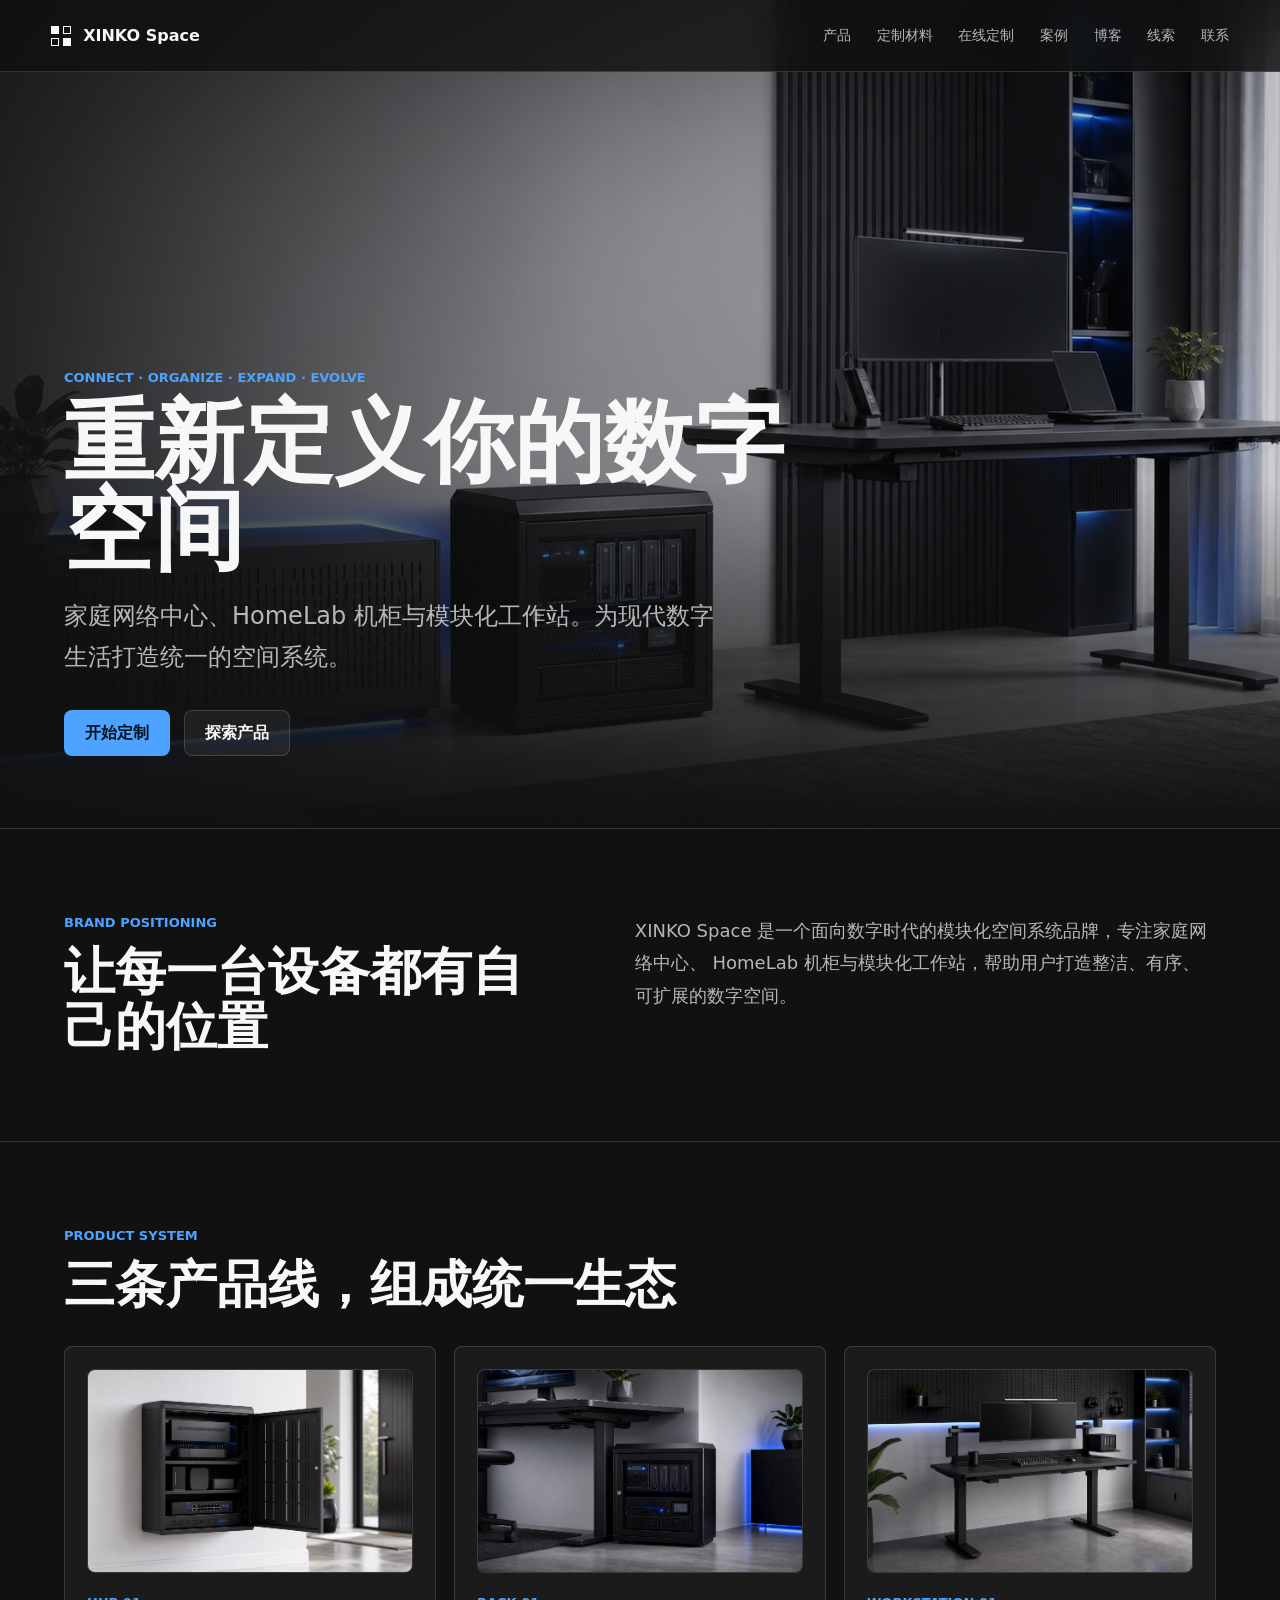
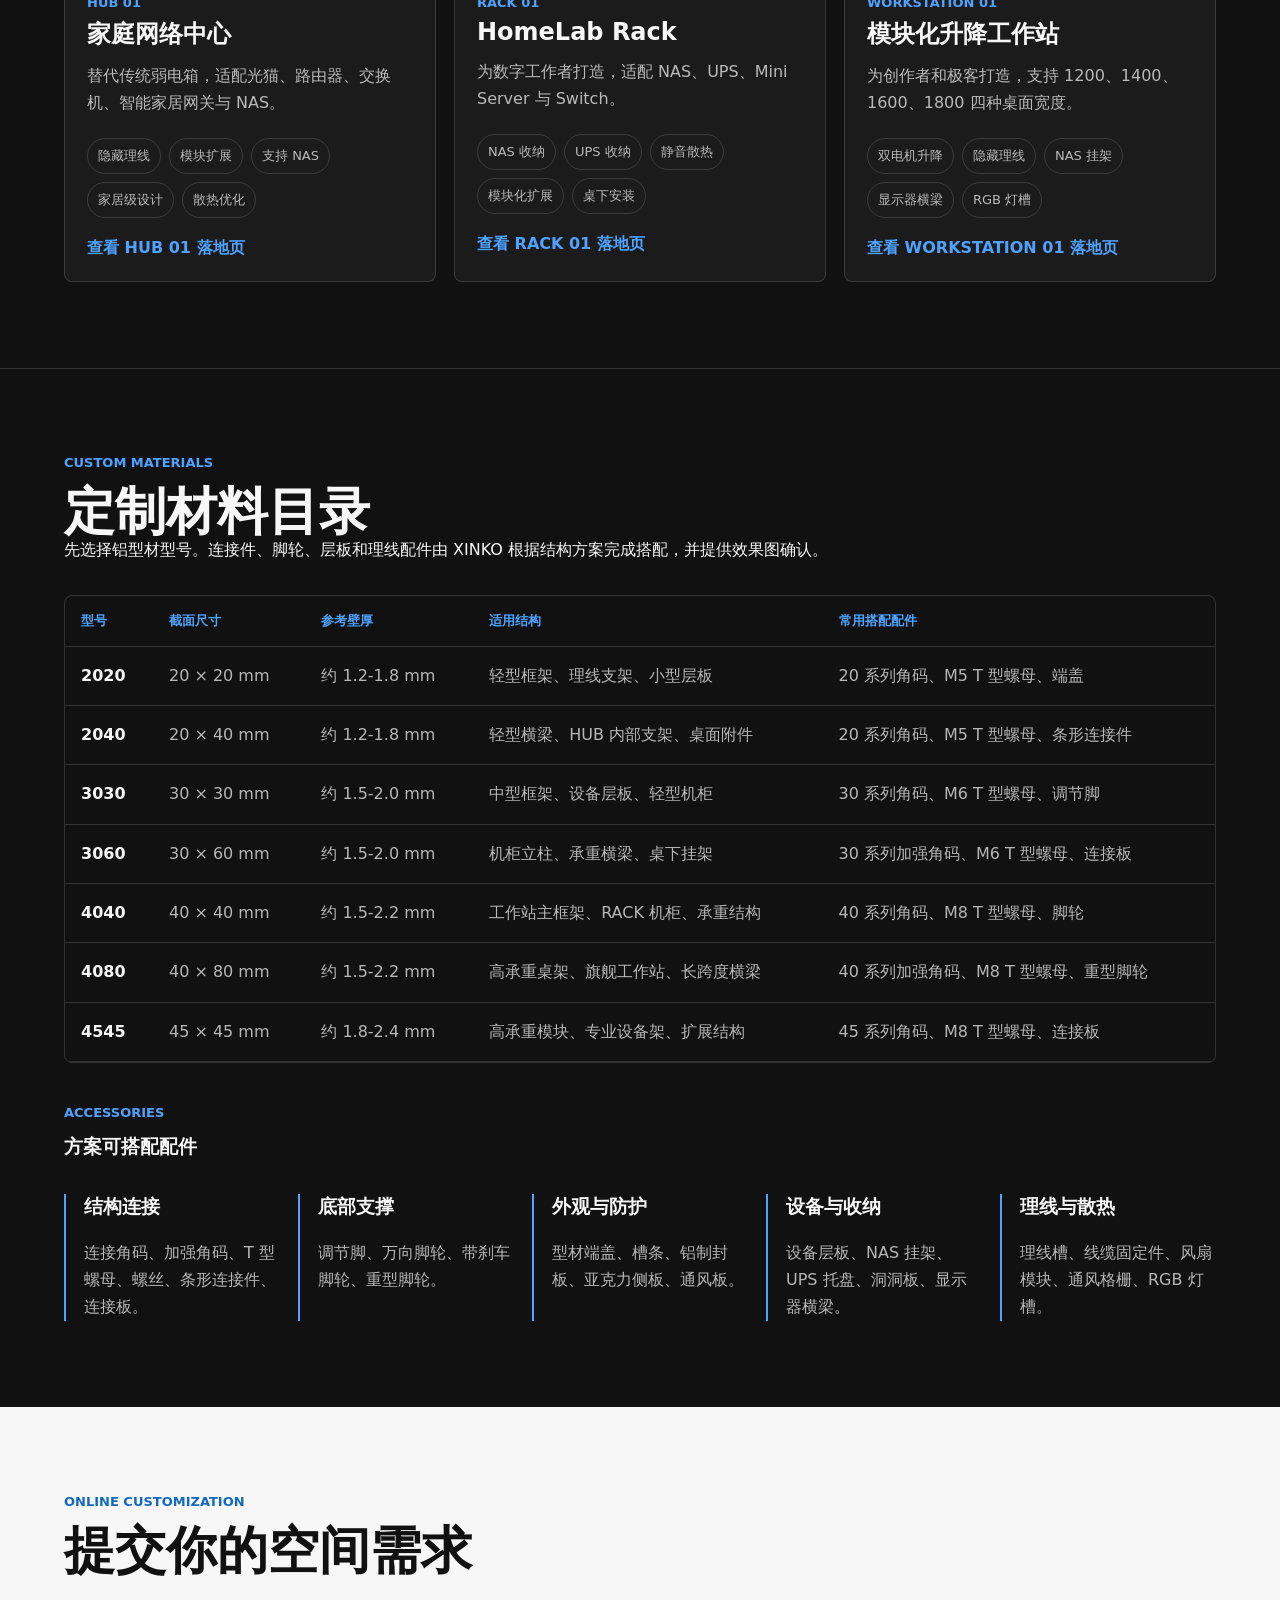
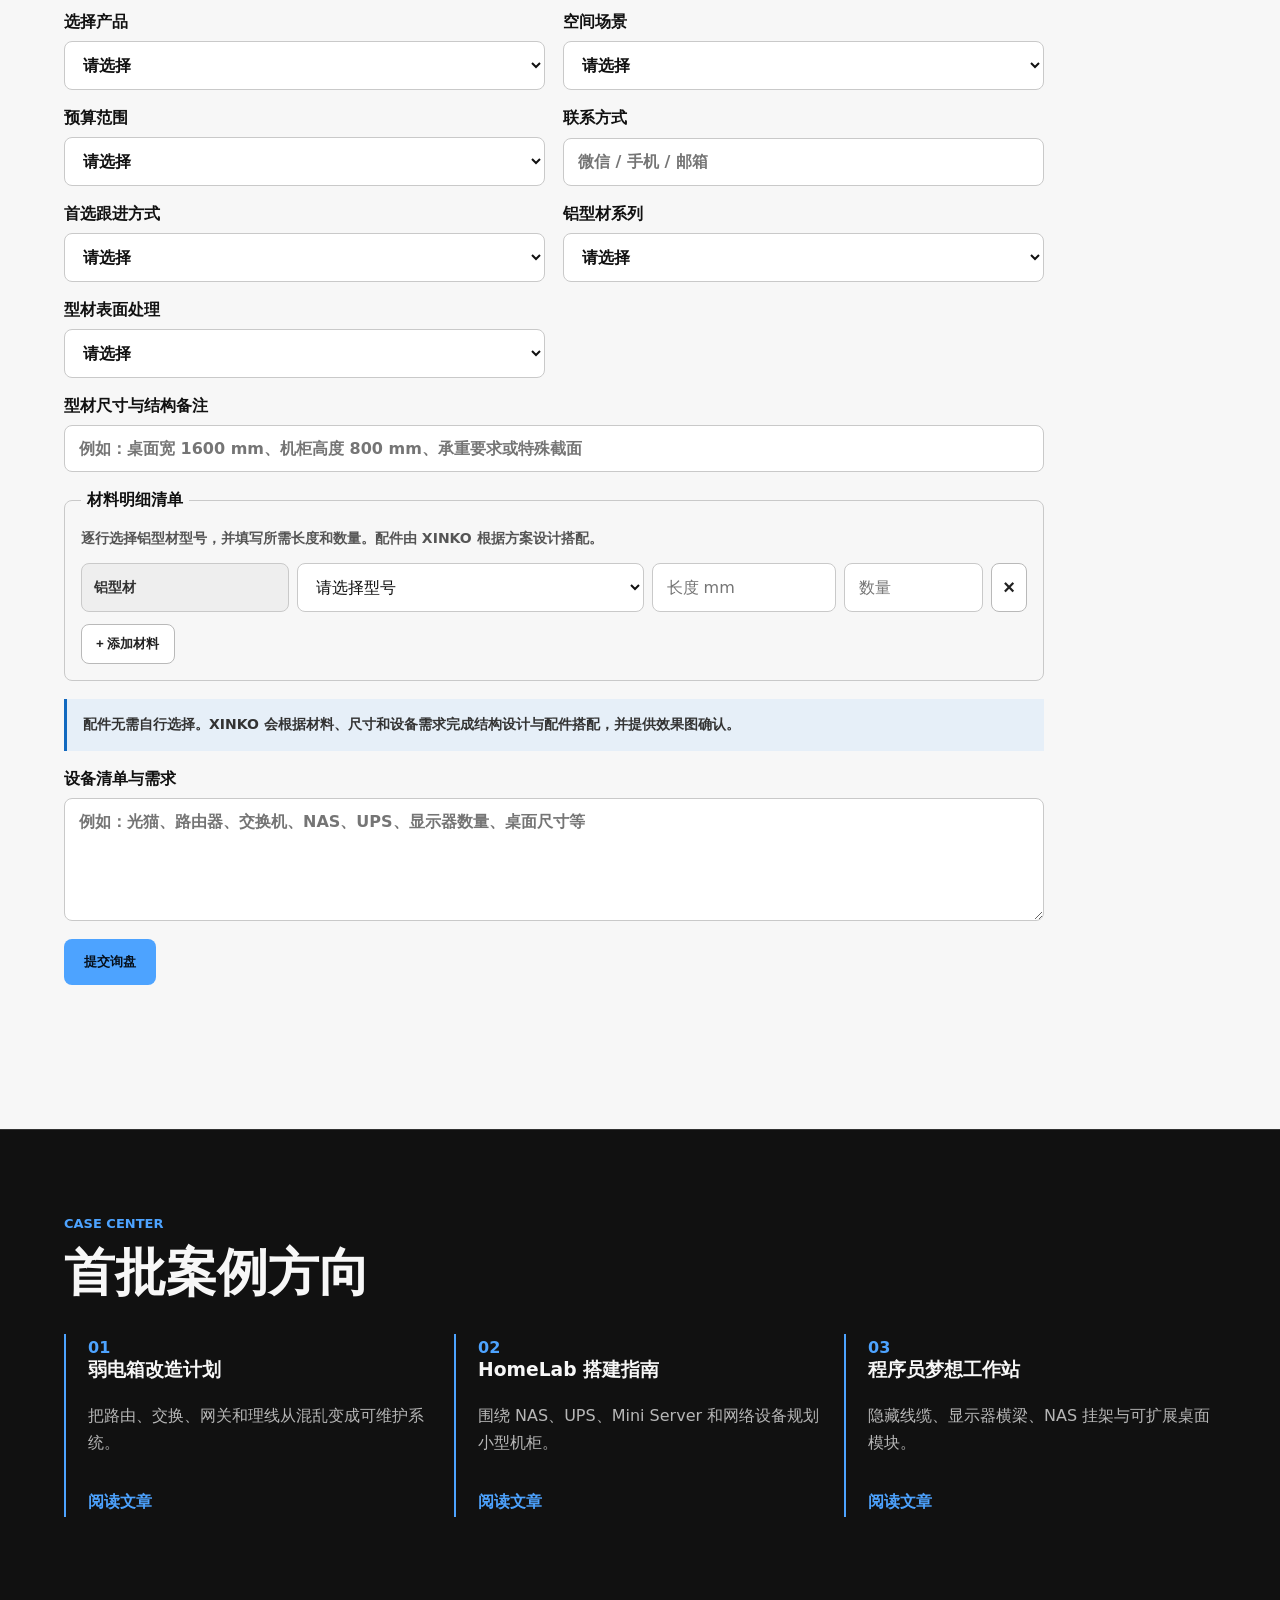
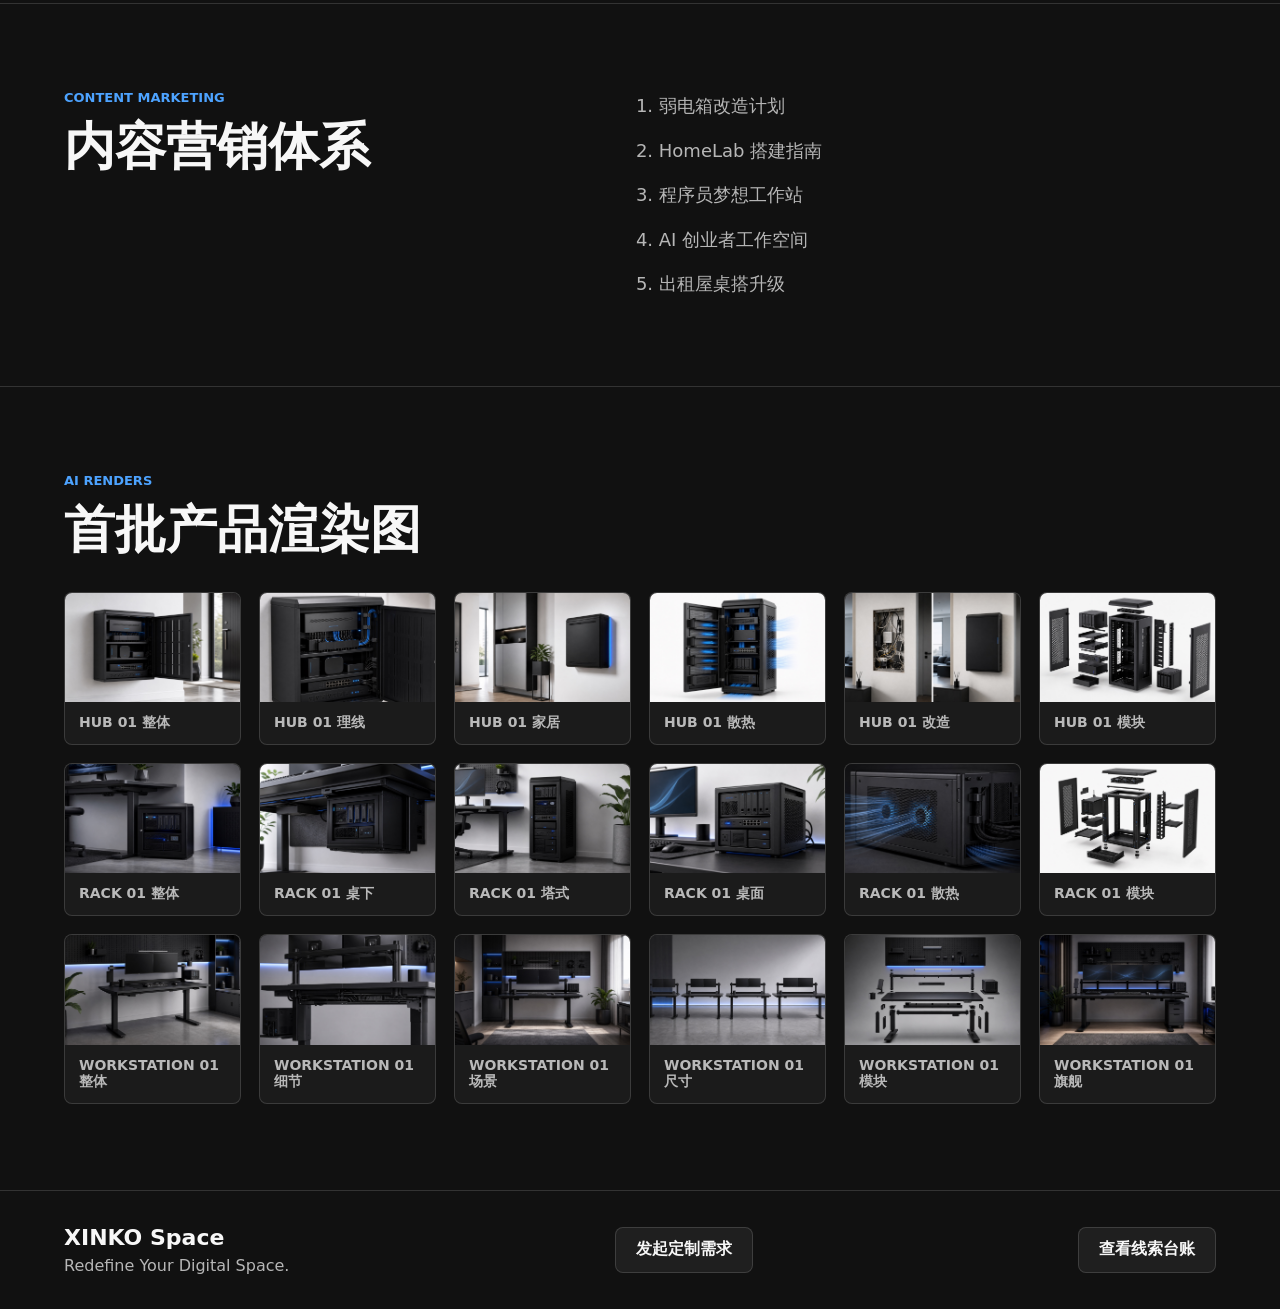
<file: index.html>
<!doctype html>
<html lang="zh-CN">
  <head>
    <meta charset="utf-8" />
    <meta name="viewport" content="width=device-width, initial-scale=1" />
    <title>XINKO Space | 重新定义你的数字空间</title>
    <meta
      name="description"
      content="XINKO Space 面向数字时代的模块化空间系统，覆盖家庭网络中心、HomeLab 机柜与模块化工作站。"
    />
    <meta name="theme-color" content="#111111" />
    <meta property="og:title" content="XINKO Space | 重新定义你的数字空间" />
    <meta
      property="og:description"
      content="家庭网络中心、HomeLab 机柜与模块化工作站。为现代数字生活打造统一的空间系统。"
    />
    <meta property="og:type" content="website" />
    <meta property="og:image" content="./assets-web/xinko-hero.jpg" />
    <link rel="manifest" href="./site.webmanifest" />
    <link rel="stylesheet" href="./styles.css" />
  </head>
  <body>
    <header class="site-header">
      <a class="brand" href="#top" aria-label="XINKO Space 首页">
        <span class="mark" aria-hidden="true">
          <span></span><span></span><span></span><span></span>
        </span>
        <span>XINKO Space</span>
      </a>
      <nav class="nav" aria-label="主导航">
        <a href="#products">产品</a>
        <a href="./catalog.html">定制材料</a>
        <a href="#customize">在线定制</a>
        <a href="#cases">案例</a>
        <a href="#content">博客</a>
        <a href="./inquiries.html">线索</a>
        <a href="#contact">联系</a>
      </nav>
    </header>

    <main id="top">
      <section class="hero" aria-labelledby="hero-title">
        <img src="./assets-web/xinko-hero.jpg" alt="XINKO Space 模块化数字空间产品组合" />
        <div class="hero-shade"></div>
        <div class="hero-copy">
          <p class="eyebrow">Connect · Organize · Expand · Evolve</p>
          <h1 id="hero-title">重新定义你的数字空间</h1>
          <p>
            家庭网络中心、HomeLab 机柜与模块化工作站。为现代数字生活打造统一的空间系统。
          </p>
          <div class="hero-actions">
            <a class="button primary" href="#customize">开始定制</a>
            <a class="button secondary" href="#products">探索产品</a>
          </div>
        </div>
      </section>

      <section class="section intro" aria-labelledby="positioning-title">
        <div>
          <p class="eyebrow">Brand Positioning</p>
          <h2 id="positioning-title">让每一台设备都有自己的位置</h2>
        </div>
        <p>
          XINKO Space 是一个面向数字时代的模块化空间系统品牌，专注家庭网络中心、
          HomeLab 机柜与模块化工作站，帮助用户打造整洁、有序、可扩展的数字空间。
        </p>
      </section>

      <section class="section products" id="products" aria-labelledby="products-title">
        <div class="section-heading">
          <p class="eyebrow">Product System</p>
          <h2 id="products-title">三条产品线，组成统一生态</h2>
        </div>
        <div class="product-grid">
          <article class="product-card">
            <img loading="lazy" class="product-image" src="./assets-web/hub-01-render.jpg" alt="HUB 01 家庭网络中心产品渲染图" />
            <p class="series">HUB 01</p>
            <h3>家庭网络中心</h3>
            <p>替代传统弱电箱，适配光猫、路由器、交换机、智能家居网关与 NAS。</p>
            <ul>
              <li>隐藏理线</li>
              <li>模块扩展</li>
              <li>支持 NAS</li>
              <li>家居级设计</li>
              <li>散热优化</li>
            </ul>
            <a class="text-link" href="./hub-01.html">查看 HUB 01 落地页</a>
          </article>
          <article class="product-card">
            <img loading="lazy" class="product-image" src="./assets-web/rack-01-render.jpg" alt="RACK 01 HomeLab Rack 产品渲染图" />
            <p class="series">RACK 01</p>
            <h3>HomeLab Rack</h3>
            <p>为数字工作者打造，适配 NAS、UPS、Mini Server 与 Switch。</p>
            <ul>
              <li>NAS 收纳</li>
              <li>UPS 收纳</li>
              <li>静音散热</li>
              <li>模块化扩展</li>
              <li>桌下安装</li>
            </ul>
            <a class="text-link" href="./rack-01.html">查看 RACK 01 落地页</a>
          </article>
          <article class="product-card">
            <img loading="lazy" class="product-image" src="./assets-web/workstation-01-render.jpg" alt="WORKSTATION 01 模块化升降工作站产品渲染图" />
            <p class="series">WORKSTATION 01</p>
            <h3>模块化升降工作站</h3>
            <p>为创作者和极客打造，支持 1200、1400、1600、1800 四种桌面宽度。</p>
            <ul>
              <li>双电机升降</li>
              <li>隐藏理线</li>
              <li>NAS 挂架</li>
              <li>显示器横梁</li>
              <li>RGB 灯槽</li>
            </ul>
            <a class="text-link" href="./workstation-01.html">查看 WORKSTATION 01 落地页</a>
          </article>
        </div>
      </section>

      <section class="section" id="materials" aria-labelledby="home-materials-title">
        <div class="section-heading">
          <p class="eyebrow">Custom Materials</p>
          <h2 id="home-materials-title">定制材料目录</h2>
          <p>先选择铝型材型号。连接件、脚轮、层板和理线配件由 XINKO 根据结构方案完成搭配，并提供效果图确认。</p>
        </div>
        <div class="materials-table-wrap">
          <table class="materials-table">
            <thead>
              <tr>
                <th>型号</th>
                <th>截面尺寸</th>
                <th>参考壁厚</th>
                <th>适用结构</th>
                <th>常用搭配配件</th>
              </tr>
            </thead>
            <tbody>
              <tr><td><strong>2020</strong></td><td>20 × 20 mm</td><td>约 1.2-1.8 mm</td><td>轻型框架、理线支架、小型层板</td><td>20 系列角码、M5 T 型螺母、端盖</td></tr>
              <tr><td><strong>2040</strong></td><td>20 × 40 mm</td><td>约 1.2-1.8 mm</td><td>轻型横梁、HUB 内部支架、桌面附件</td><td>20 系列角码、M5 T 型螺母、条形连接件</td></tr>
              <tr><td><strong>3030</strong></td><td>30 × 30 mm</td><td>约 1.5-2.0 mm</td><td>中型框架、设备层板、轻型机柜</td><td>30 系列角码、M6 T 型螺母、调节脚</td></tr>
              <tr><td><strong>3060</strong></td><td>30 × 60 mm</td><td>约 1.5-2.0 mm</td><td>机柜立柱、承重横梁、桌下挂架</td><td>30 系列加强角码、M6 T 型螺母、连接板</td></tr>
              <tr><td><strong>4040</strong></td><td>40 × 40 mm</td><td>约 1.5-2.2 mm</td><td>工作站主框架、RACK 机柜、承重结构</td><td>40 系列角码、M8 T 型螺母、脚轮</td></tr>
              <tr><td><strong>4080</strong></td><td>40 × 80 mm</td><td>约 1.5-2.2 mm</td><td>高承重桌架、旗舰工作站、长跨度横梁</td><td>40 系列加强角码、M8 T 型螺母、重型脚轮</td></tr>
              <tr><td><strong>4545</strong></td><td>45 × 45 mm</td><td>约 1.8-2.4 mm</td><td>高承重模块、专业设备架、扩展结构</td><td>45 系列角码、M8 T 型螺母、连接板</td></tr>
            </tbody>
          </table>
        </div>
        <div class="section-heading materials-subheading">
          <p class="eyebrow">Accessories</p>
          <h3>方案可搭配配件</h3>
        </div>
        <div class="accessory-catalog">
          <article><h3>结构连接</h3><p>连接角码、加强角码、T 型螺母、螺丝、条形连接件、连接板。</p></article>
          <article><h3>底部支撑</h3><p>调节脚、万向脚轮、带刹车脚轮、重型脚轮。</p></article>
          <article><h3>外观与防护</h3><p>型材端盖、槽条、铝制封板、亚克力侧板、通风板。</p></article>
          <article><h3>设备与收纳</h3><p>设备层板、NAS 挂架、UPS 托盘、洞洞板、显示器横梁。</p></article>
          <article><h3>理线与散热</h3><p>理线槽、线缆固定件、风扇模块、通风格栅、RGB 灯槽。</p></article>
        </div>
      </section>

      <section class="section configurator" id="customize" aria-labelledby="customize-title">
        <div class="section-heading">
          <p class="eyebrow">Online Customization</p>
          <h2 id="customize-title">提交你的空间需求</h2>
        </div>
        <form class="inquiry-form" id="inquiryForm">
          <label>
            选择产品
            <select name="product" required>
              <option value="">请选择</option>
              <option>HUB 01 家庭网络中心</option>
              <option>RACK 01 HomeLab Rack</option>
              <option>WORKSTATION 01 模块化升降工作站</option>
              <option>整套 XINKO Space 系统</option>
            </select>
          </label>
          <label>
            空间场景
            <select name="scenario" required>
              <option value="">请选择</option>
              <option>新房弱电/网络规划</option>
              <option>HomeLab 搭建</option>
              <option>创作者工作站</option>
              <option>出租屋桌搭升级</option>
              <option>AI 创业者工作空间</option>
            </select>
          </label>
          <label>
            预算范围
            <select name="budget" required>
              <option value="">请选择</option>
              <option>1000-3000 元</option>
              <option>3000-8000 元</option>
              <option>8000-15000 元</option>
              <option>15000 元以上</option>
            </select>
          </label>
          <label>
            联系方式
            <input name="contact" type="text" placeholder="微信 / 手机 / 邮箱" required />
          </label>
          <label>
            首选跟进方式
            <select name="followUpChannel" required>
              <option value="">请选择</option>
              <option>微信</option>
              <option>电话</option>
              <option>邮箱</option>
              <option>飞书</option>
            </select>
          </label>
          <label>
            铝型材系列
            <select name="profileSeries" required>
              <option value="">请选择</option>
              <option>2020</option>
              <option>2040</option>
              <option>3030</option>
              <option>4040</option>
              <option>4080</option>
              <option>需要建议</option>
              <option>其他定制规格</option>
            </select>
          </label>
          <label>
            型材表面处理
            <select name="profileFinish" required>
              <option value="">请选择</option>
              <option>黑色阳极氧化</option>
              <option>银白色阳极氧化</option>
              <option>喷涂定制色</option>
              <option>需要建议</option>
            </select>
          </label>
          <label class="wide">
            型材尺寸与结构备注
            <input name="profileNotes" type="text" placeholder="例如：桌面宽 1600 mm、机柜高度 800 mm、承重要求或特殊截面" />
          </label>
          <p class="wide form-guidance">配件无需自行选择。XINKO 会根据材料、尺寸和设备需求完成结构设计与配件搭配，并提供效果图确认。</p>
          <label class="wide">
            设备清单与需求
            <textarea
              name="needs"
              rows="5"
              placeholder="例如：光猫、路由器、交换机、NAS、UPS、显示器数量、桌面尺寸等"
              required
            ></textarea>
          </label>
          <button class="button primary form-button" type="submit">提交询盘</button>
          <p class="form-note" id="formNote" role="status"></p>
        </form>
      </section>

      <section class="section cases" id="cases" aria-labelledby="cases-title">
        <div class="section-heading">
          <p class="eyebrow">Case Center</p>
          <h2 id="cases-title">首批案例方向</h2>
        </div>
        <div class="case-strip">
          <article>
            <span>01</span>
            <h3>弱电箱改造计划</h3>
            <p>把路由、交换、网关和理线从混乱变成可维护系统。</p>
            <a class="text-link" href="./blog-weak-current-box.html">阅读文章</a>
          </article>
          <article>
            <span>02</span>
            <h3>HomeLab 搭建指南</h3>
            <p>围绕 NAS、UPS、Mini Server 和网络设备规划小型机柜。</p>
            <a class="text-link" href="./blog-homelab-guide.html">阅读文章</a>
          </article>
          <article>
            <span>03</span>
            <h3>程序员梦想工作站</h3>
            <p>隐藏线缆、显示器横梁、NAS 挂架与可扩展桌面模块。</p>
            <a class="text-link" href="./blog-programmer-workstation.html">阅读文章</a>
          </article>
        </div>
      </section>

      <section class="section content" id="content" aria-labelledby="content-title">
        <div>
          <p class="eyebrow">Content Marketing</p>
          <h2 id="content-title">内容营销体系</h2>
        </div>
        <ol class="content-list">
          <li><a href="./blog-weak-current-box.html">弱电箱改造计划</a></li>
          <li><a href="./blog-homelab-guide.html">HomeLab 搭建指南</a></li>
          <li><a href="./blog-programmer-workstation.html">程序员梦想工作站</a></li>
          <li><a href="./blog-ai-founder-space.html">AI 创业者工作空间</a></li>
          <li><a href="./blog-rental-desk-upgrade.html">出租屋桌搭升级</a></li>
        </ol>
      </section>

      <section class="section gallery-section" aria-labelledby="gallery-title">
        <div class="section-heading">
          <p class="eyebrow">AI Renders</p>
          <h2 id="gallery-title">首批产品渲染图</h2>
        </div>
        <div class="gallery-grid full-gallery">
          <figure><img loading="lazy" src="./assets-web/hub-01-render.jpg" alt="HUB 01 整体渲染图" /><figcaption>HUB 01 整体</figcaption></figure>
          <figure><img loading="lazy" src="./assets-web/hub-01-detail.jpg" alt="HUB 01 内部理线图" /><figcaption>HUB 01 理线</figcaption></figure>
          <figure><img loading="lazy" src="./assets-web/hub-01-lifestyle.jpg" alt="HUB 01 家居安装图" /><figcaption>HUB 01 家居</figcaption></figure>
          <figure><img loading="lazy" src="./assets-web/hub-01-airflow.jpg" alt="HUB 01 散热风道图" /><figcaption>HUB 01 散热</figcaption></figure>
          <figure><img loading="lazy" src="./assets-web/hub-01-retrofit.jpg" alt="HUB 01 弱电箱改造图" /><figcaption>HUB 01 改造</figcaption></figure>
          <figure><img loading="lazy" src="./assets-web/hub-01-exploded.jpg" alt="HUB 01 模块拆解图" /><figcaption>HUB 01 模块</figcaption></figure>
          <figure><img loading="lazy" src="./assets-web/rack-01-render.jpg" alt="RACK 01 整体渲染图" /><figcaption>RACK 01 整体</figcaption></figure>
          <figure><img loading="lazy" src="./assets-web/rack-01-underdesk.jpg" alt="RACK 01 桌下安装图" /><figcaption>RACK 01 桌下</figcaption></figure>
          <figure><img loading="lazy" src="./assets-web/rack-01-tower.jpg" alt="RACK 01 塔式形态图" /><figcaption>RACK 01 塔式</figcaption></figure>
          <figure><img loading="lazy" src="./assets-web/rack-01-desktop.jpg" alt="RACK 01 桌面型图" /><figcaption>RACK 01 桌面</figcaption></figure>
          <figure><img loading="lazy" src="./assets-web/rack-01-cooling.jpg" alt="RACK 01 散热细节图" /><figcaption>RACK 01 散热</figcaption></figure>
          <figure><img loading="lazy" src="./assets-web/rack-01-exploded.jpg" alt="RACK 01 模块拆解图" /><figcaption>RACK 01 模块</figcaption></figure>
          <figure><img loading="lazy" src="./assets-web/workstation-01-render.jpg" alt="WORKSTATION 01 整体渲染图" /><figcaption>WORKSTATION 01 整体</figcaption></figure>
          <figure><img loading="lazy" src="./assets-web/workstation-01-detail.jpg" alt="WORKSTATION 01 结构细节图" /><figcaption>WORKSTATION 01 细节</figcaption></figure>
          <figure><img loading="lazy" src="./assets-web/workstation-01-lifestyle.jpg" alt="WORKSTATION 01 创作场景图" /><figcaption>WORKSTATION 01 场景</figcaption></figure>
          <figure><img loading="lazy" src="./assets-web/workstation-01-sizes.jpg" alt="WORKSTATION 01 尺寸家族图" /><figcaption>WORKSTATION 01 尺寸</figcaption></figure>
          <figure><img loading="lazy" src="./assets-web/workstation-01-exploded.jpg" alt="WORKSTATION 01 模块拆解图" /><figcaption>WORKSTATION 01 模块</figcaption></figure>
          <figure><img loading="lazy" src="./assets-web/workstation-01-flagship.jpg" alt="WORKSTATION 01 旗舰场景图" /><figcaption>WORKSTATION 01 旗舰</figcaption></figure>
        </div>
      </section>
    </main>

    <footer class="footer" id="contact">
      <div>
        <p class="brand-line">XINKO Space</p>
        <p>Redefine Your Digital Space.</p>
      </div>
      <a class="button secondary" href="#customize">发起定制需求</a>
      <a class="button secondary" href="./inquiries.html">查看线索台账</a>
    </footer>

    <script src="./config.js"></script>
    <script src="./script.js"></script>
  </body>
</html>
</file>
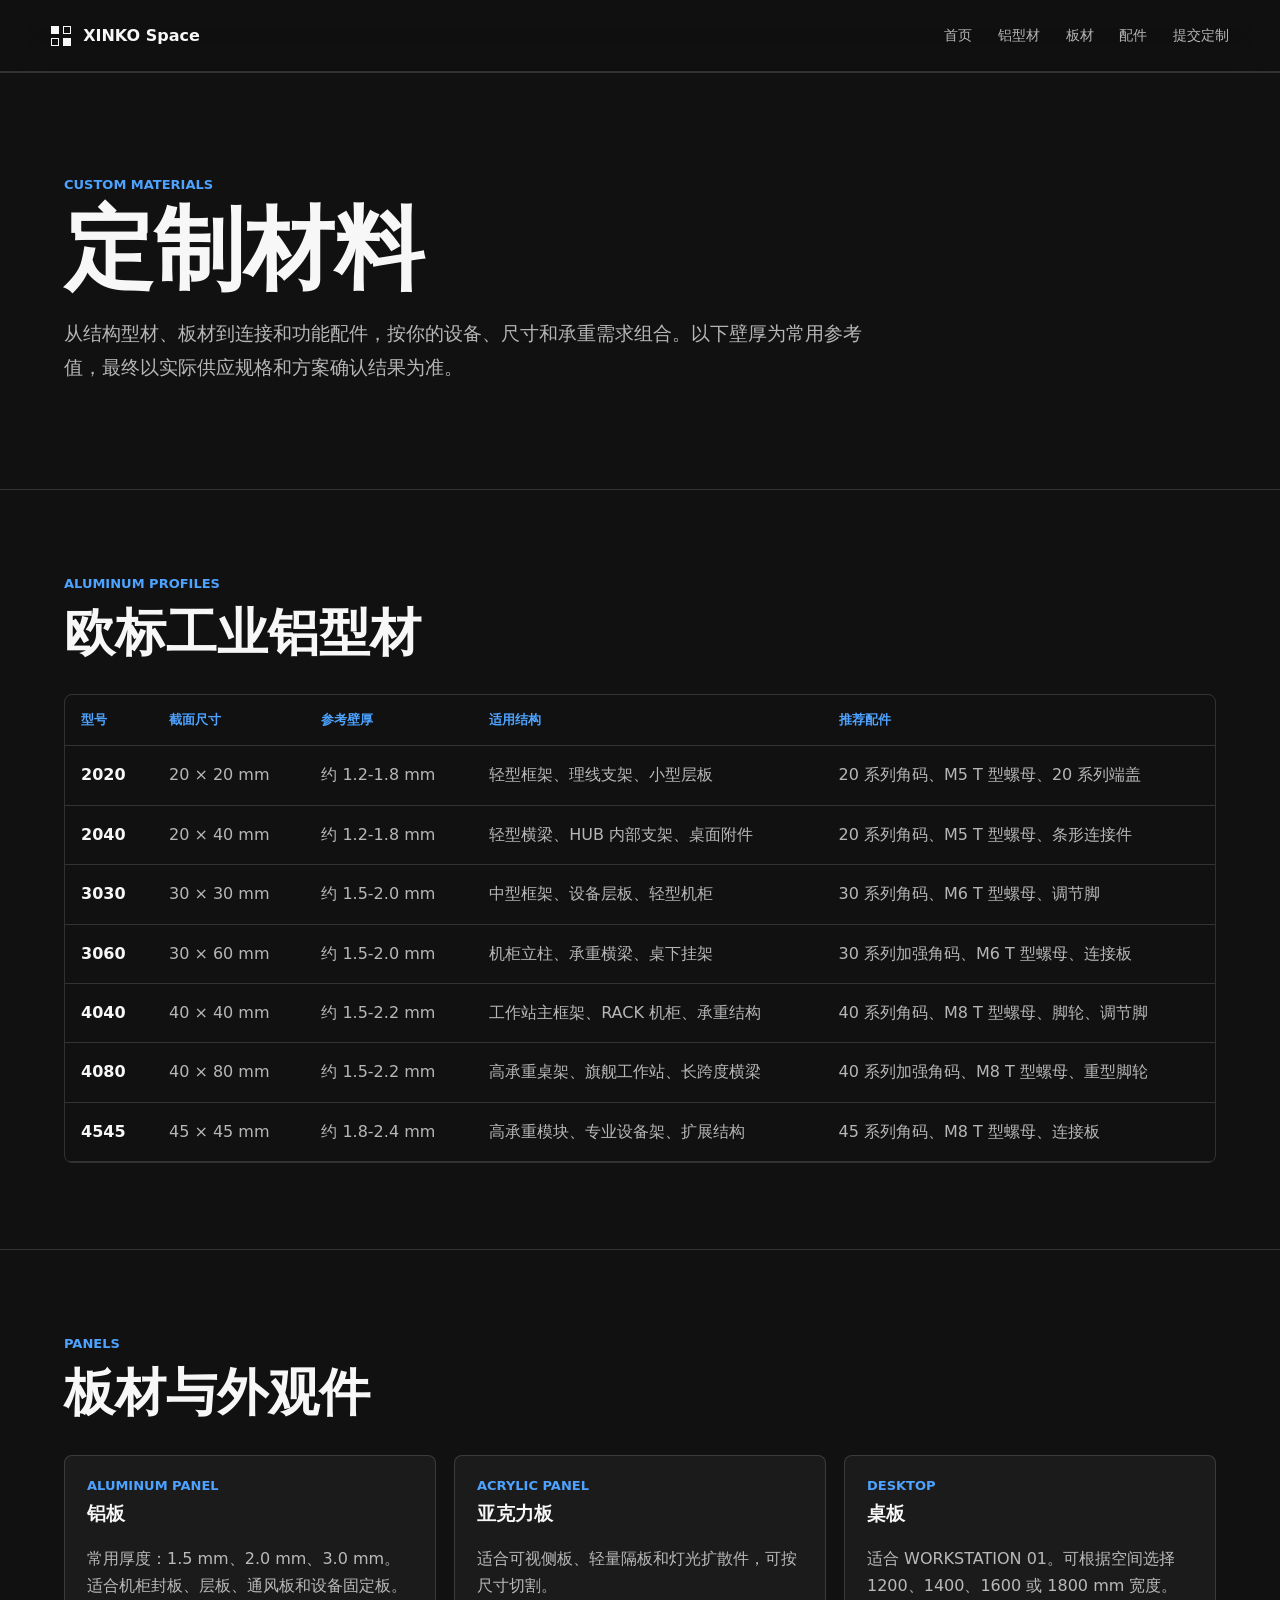
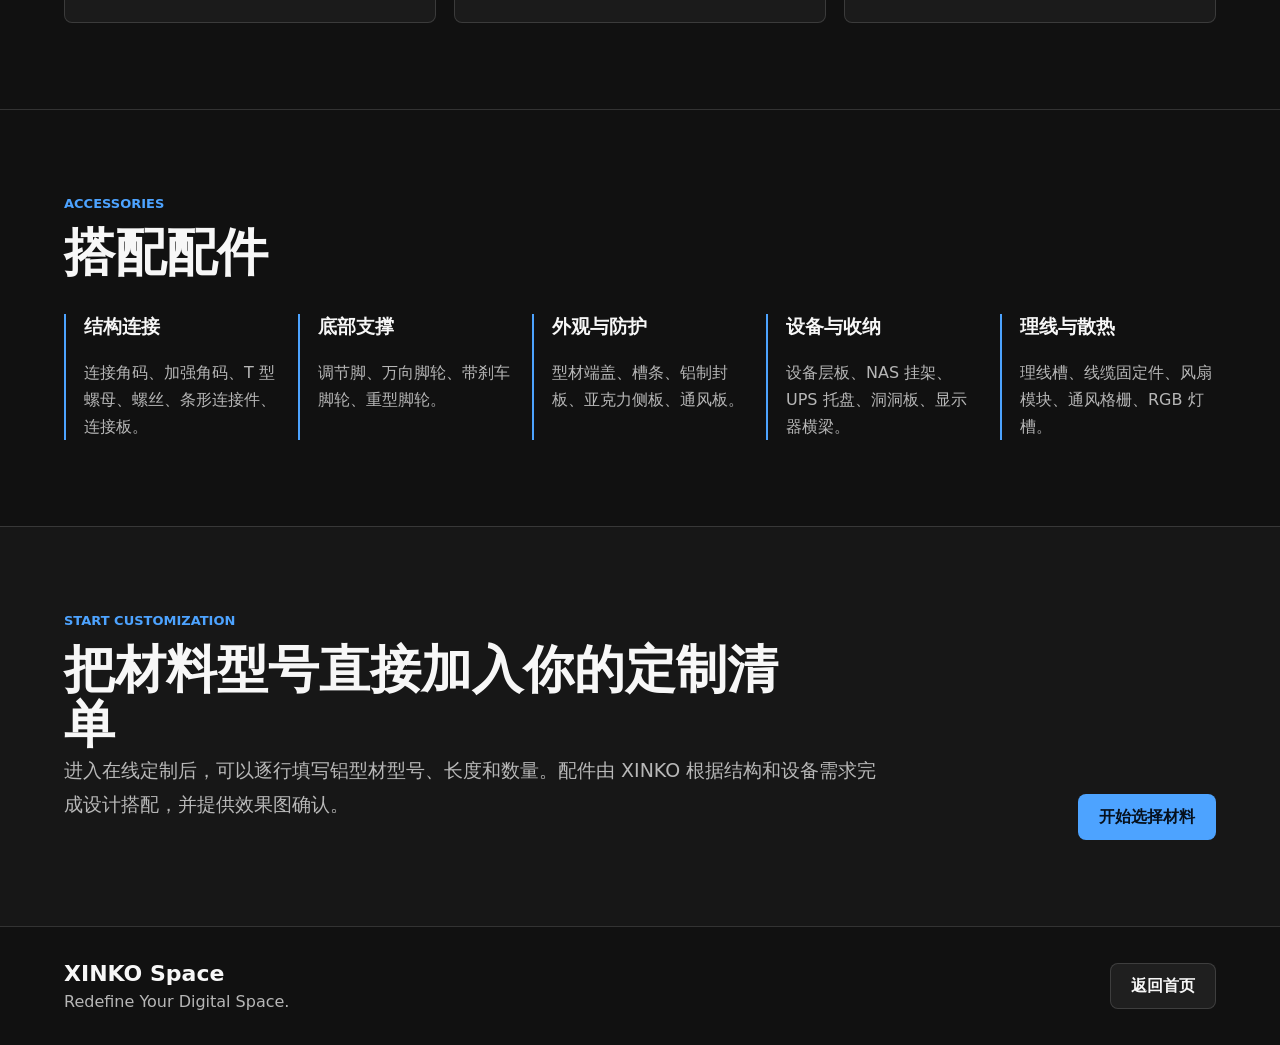
<file: catalog/index.html>
<!doctype html>
<html lang="zh-CN">
  <head>
    <meta charset="utf-8" />
    <meta name="viewport" content="width=device-width, initial-scale=1" />
    <title>定制材料 | XINKO Space</title>
    <meta
      name="description"
      content="查看 XINKO Space 常用欧标铝型材的截面尺寸、参考壁厚、适用场景和推荐配件。"
    />
    <link rel="stylesheet" href="../styles.css" />
  </head>
  <body>
    <header class="site-header">
      <a class="brand" href="../index.html" aria-label="返回 XINKO Space 首页">
        <span class="mark" aria-hidden="true"><span></span><span></span><span></span><span></span></span>
        <span>XINKO Space</span>
      </a>
      <nav class="nav" aria-label="主导航">
        <a href="../index.html">首页</a>
        <a href="#profiles">铝型材</a>
        <a href="#panels">板材</a>
        <a href="#accessories">配件</a>
        <a href="../index.html#customize">提交定制</a>
      </nav>
    </header>

    <main class="materials-page">
      <section class="section materials-hero">
        <p class="eyebrow">Custom Materials</p>
        <h1>定制材料</h1>
        <p>
          从结构型材、板材到连接和功能配件，按你的设备、尺寸和承重需求组合。以下壁厚为常用参考值，最终以实际供应规格和方案确认结果为准。
        </p>
      </section>

      <section class="section" id="profiles" aria-labelledby="profiles-title">
        <div class="section-heading">
          <p class="eyebrow">Aluminum Profiles</p>
          <h2 id="profiles-title">欧标工业铝型材</h2>
        </div>
        <div class="materials-table-wrap">
          <table class="materials-table">
            <thead>
              <tr>
                <th>型号</th>
                <th>截面尺寸</th>
                <th>参考壁厚</th>
                <th>适用结构</th>
                <th>推荐配件</th>
              </tr>
            </thead>
            <tbody>
              <tr>
                <td><strong>2020</strong></td>
                <td>20 × 20 mm</td>
                <td>约 1.2-1.8 mm</td>
                <td>轻型框架、理线支架、小型层板</td>
                <td>20 系列角码、M5 T 型螺母、20 系列端盖</td>
              </tr>
              <tr>
                <td><strong>2040</strong></td>
                <td>20 × 40 mm</td>
                <td>约 1.2-1.8 mm</td>
                <td>轻型横梁、HUB 内部支架、桌面附件</td>
                <td>20 系列角码、M5 T 型螺母、条形连接件</td>
              </tr>
              <tr>
                <td><strong>3030</strong></td>
                <td>30 × 30 mm</td>
                <td>约 1.5-2.0 mm</td>
                <td>中型框架、设备层板、轻型机柜</td>
                <td>30 系列角码、M6 T 型螺母、调节脚</td>
              </tr>
              <tr>
                <td><strong>3060</strong></td>
                <td>30 × 60 mm</td>
                <td>约 1.5-2.0 mm</td>
                <td>机柜立柱、承重横梁、桌下挂架</td>
                <td>30 系列加强角码、M6 T 型螺母、连接板</td>
              </tr>
              <tr>
                <td><strong>4040</strong></td>
                <td>40 × 40 mm</td>
                <td>约 1.5-2.2 mm</td>
                <td>工作站主框架、RACK 机柜、承重结构</td>
                <td>40 系列角码、M8 T 型螺母、脚轮、调节脚</td>
              </tr>
              <tr>
                <td><strong>4080</strong></td>
                <td>40 × 80 mm</td>
                <td>约 1.5-2.2 mm</td>
                <td>高承重桌架、旗舰工作站、长跨度横梁</td>
                <td>40 系列加强角码、M8 T 型螺母、重型脚轮</td>
              </tr>
              <tr>
                <td><strong>4545</strong></td>
                <td>45 × 45 mm</td>
                <td>约 1.8-2.4 mm</td>
                <td>高承重模块、专业设备架、扩展结构</td>
                <td>45 系列角码、M8 T 型螺母、连接板</td>
              </tr>
            </tbody>
          </table>
        </div>
      </section>

      <section class="section" id="panels" aria-labelledby="panels-title">
        <div class="section-heading">
          <p class="eyebrow">Panels</p>
          <h2 id="panels-title">板材与外观件</h2>
        </div>
        <div class="material-card-grid">
          <article class="material-card">
            <p class="series">ALUMINUM PANEL</p>
            <h3>铝板</h3>
            <p>常用厚度：1.5 mm、2.0 mm、3.0 mm。适合机柜封板、层板、通风板和设备固定板。</p>
          </article>
          <article class="material-card">
            <p class="series">ACRYLIC PANEL</p>
            <h3>亚克力板</h3>
            <p>适合可视侧板、轻量隔板和灯光扩散件，可按尺寸切割。</p>
          </article>
          <article class="material-card">
            <p class="series">DESKTOP</p>
            <h3>桌板</h3>
            <p>适合 WORKSTATION 01。可根据空间选择 1200、1400、1600 或 1800 mm 宽度。</p>
          </article>
        </div>
      </section>

      <section class="section" id="accessories" aria-labelledby="accessories-title">
        <div class="section-heading">
          <p class="eyebrow">Accessories</p>
          <h2 id="accessories-title">搭配配件</h2>
        </div>
        <div class="accessory-catalog">
          <article><h3>结构连接</h3><p>连接角码、加强角码、T 型螺母、螺丝、条形连接件、连接板。</p></article>
          <article><h3>底部支撑</h3><p>调节脚、万向脚轮、带刹车脚轮、重型脚轮。</p></article>
          <article><h3>外观与防护</h3><p>型材端盖、槽条、铝制封板、亚克力侧板、通风板。</p></article>
          <article><h3>设备与收纳</h3><p>设备层板、NAS 挂架、UPS 托盘、洞洞板、显示器横梁。</p></article>
          <article><h3>理线与散热</h3><p>理线槽、线缆固定件、风扇模块、通风格栅、RGB 灯槽。</p></article>
        </div>
      </section>

      <section class="section material-cta">
        <div>
          <p class="eyebrow">Start Customization</p>
          <h2>把材料型号直接加入你的定制清单</h2>
          <p>进入在线定制后，可以逐行填写铝型材型号、长度和数量。配件由 XINKO 根据结构和设备需求完成设计搭配，并提供效果图确认。</p>
        </div>
        <a class="button primary" href="../index.html#customize">开始选择材料</a>
      </section>
    </main>

    <footer class="footer">
      <div><p class="brand-line">XINKO Space</p><p>Redefine Your Digital Space.</p></div>
      <a class="button secondary" href="../index.html">返回首页</a>
    </footer>
  </body>
</html>
</file>
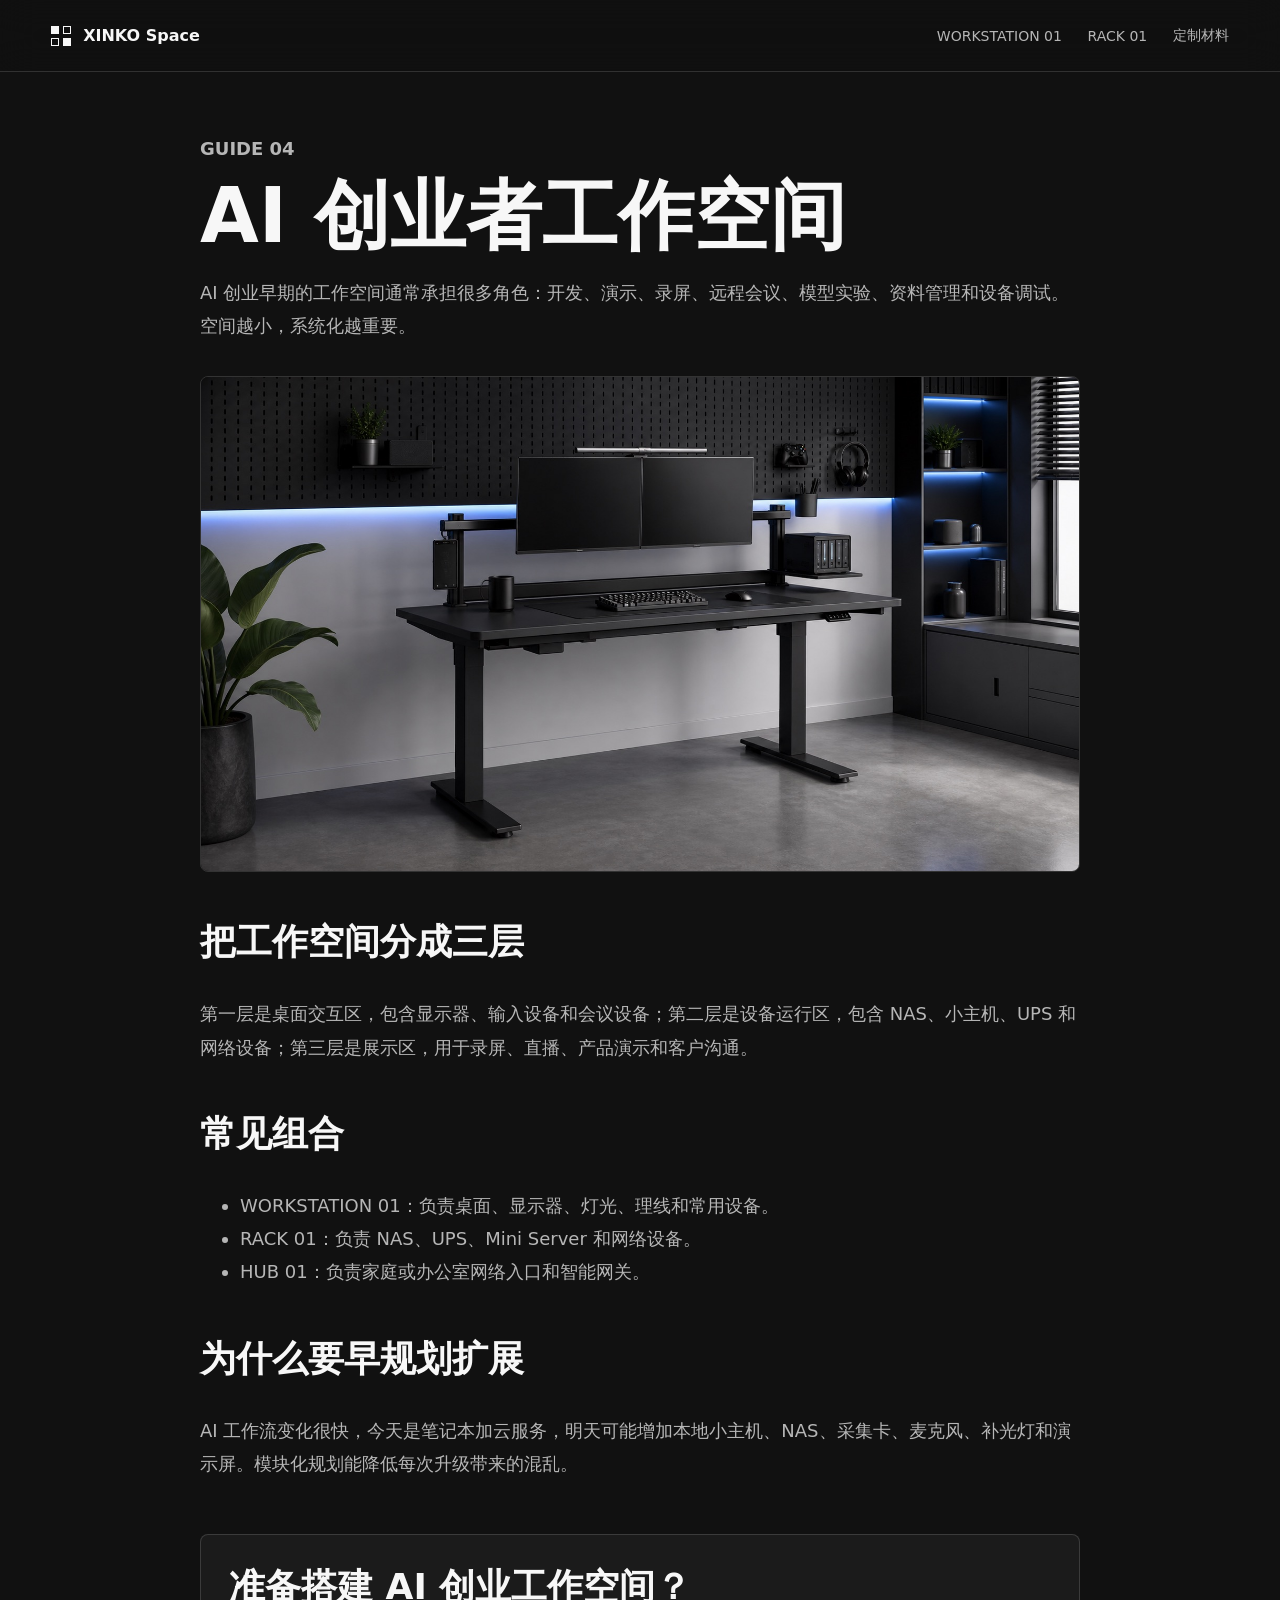
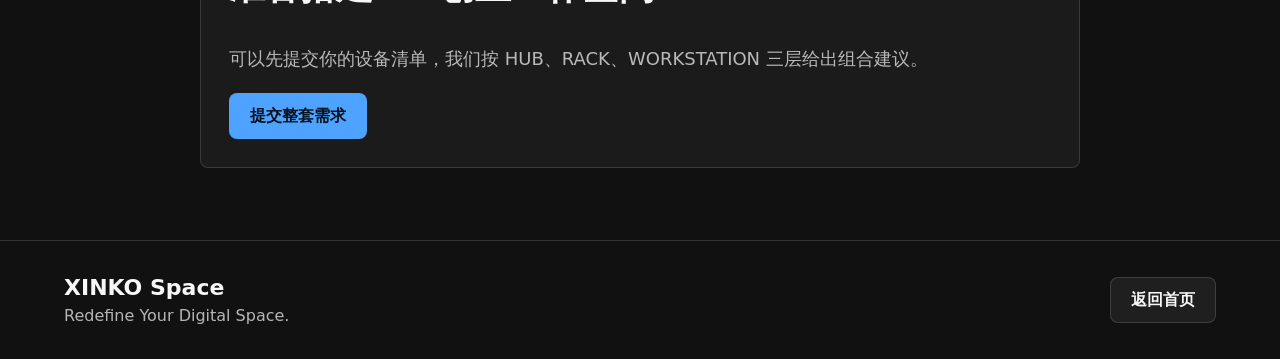
<file: blog-ai-founder-space.html>
<!doctype html>
<html lang="zh-CN">
  <head>
    <meta charset="utf-8" />
    <meta name="viewport" content="width=device-width, initial-scale=1" />
    <title>AI 创业者工作空间 | XINKO Space</title>
    <meta name="description" content="AI 创业者工作空间：把开发、演示、算力、存储、会议和拍摄设备组织成可扩展的模块化工作站。" />
    <link rel="stylesheet" href="./styles.css" />
  </head>
  <body>
    <header class="site-header">
      <a class="brand" href="./index.html" aria-label="返回 XINKO Space 首页">
        <span class="mark" aria-hidden="true"><span></span><span></span><span></span><span></span></span>
        <span>XINKO Space</span>
      </a>
      <nav class="nav" aria-label="主导航">
        <a href="./workstation-01.html">WORKSTATION 01</a>
        <a href="./rack-01.html">RACK 01</a>
        <a href="./catalog.html">定制材料</a>
      </nav>
    </header>

    <main class="article-page">
      <article class="article">
        <p class="eyebrow">Guide 04</p>
        <h1>AI 创业者工作空间</h1>
        <p class="article-lead">
          AI 创业早期的工作空间通常承担很多角色：开发、演示、录屏、远程会议、模型实验、资料管理和设备调试。空间越小，系统化越重要。
        </p>
        <img src="./assets-web/workstation-01-render.jpg" alt="AI 创业者模块化工作空间" />

        <h2>把工作空间分成三层</h2>
        <p>
          第一层是桌面交互区，包含显示器、输入设备和会议设备；第二层是设备运行区，包含 NAS、小主机、UPS 和网络设备；第三层是展示区，用于录屏、直播、产品演示和客户沟通。
        </p>

        <h2>常见组合</h2>
        <ul>
          <li>WORKSTATION 01：负责桌面、显示器、灯光、理线和常用设备。</li>
          <li>RACK 01：负责 NAS、UPS、Mini Server 和网络设备。</li>
          <li>HUB 01：负责家庭或办公室网络入口和智能网关。</li>
        </ul>

        <h2>为什么要早规划扩展</h2>
        <p>
          AI 工作流变化很快，今天是笔记本加云服务，明天可能增加本地小主机、NAS、采集卡、麦克风、补光灯和演示屏。模块化规划能降低每次升级带来的混乱。
        </p>

        <div class="article-cta">
          <h2>准备搭建 AI 创业工作空间？</h2>
          <p>可以先提交你的设备清单，我们按 HUB、RACK、WORKSTATION 三层给出组合建议。</p>
          <a class="button primary" href="./index.html#customize">提交整套需求</a>
        </div>
      </article>
    </main>

    <footer class="footer">
      <div><p class="brand-line">XINKO Space</p><p>Redefine Your Digital Space.</p></div>
      <a class="button secondary" href="./index.html">返回首页</a>
    </footer>
  </body>
</html>
</file>
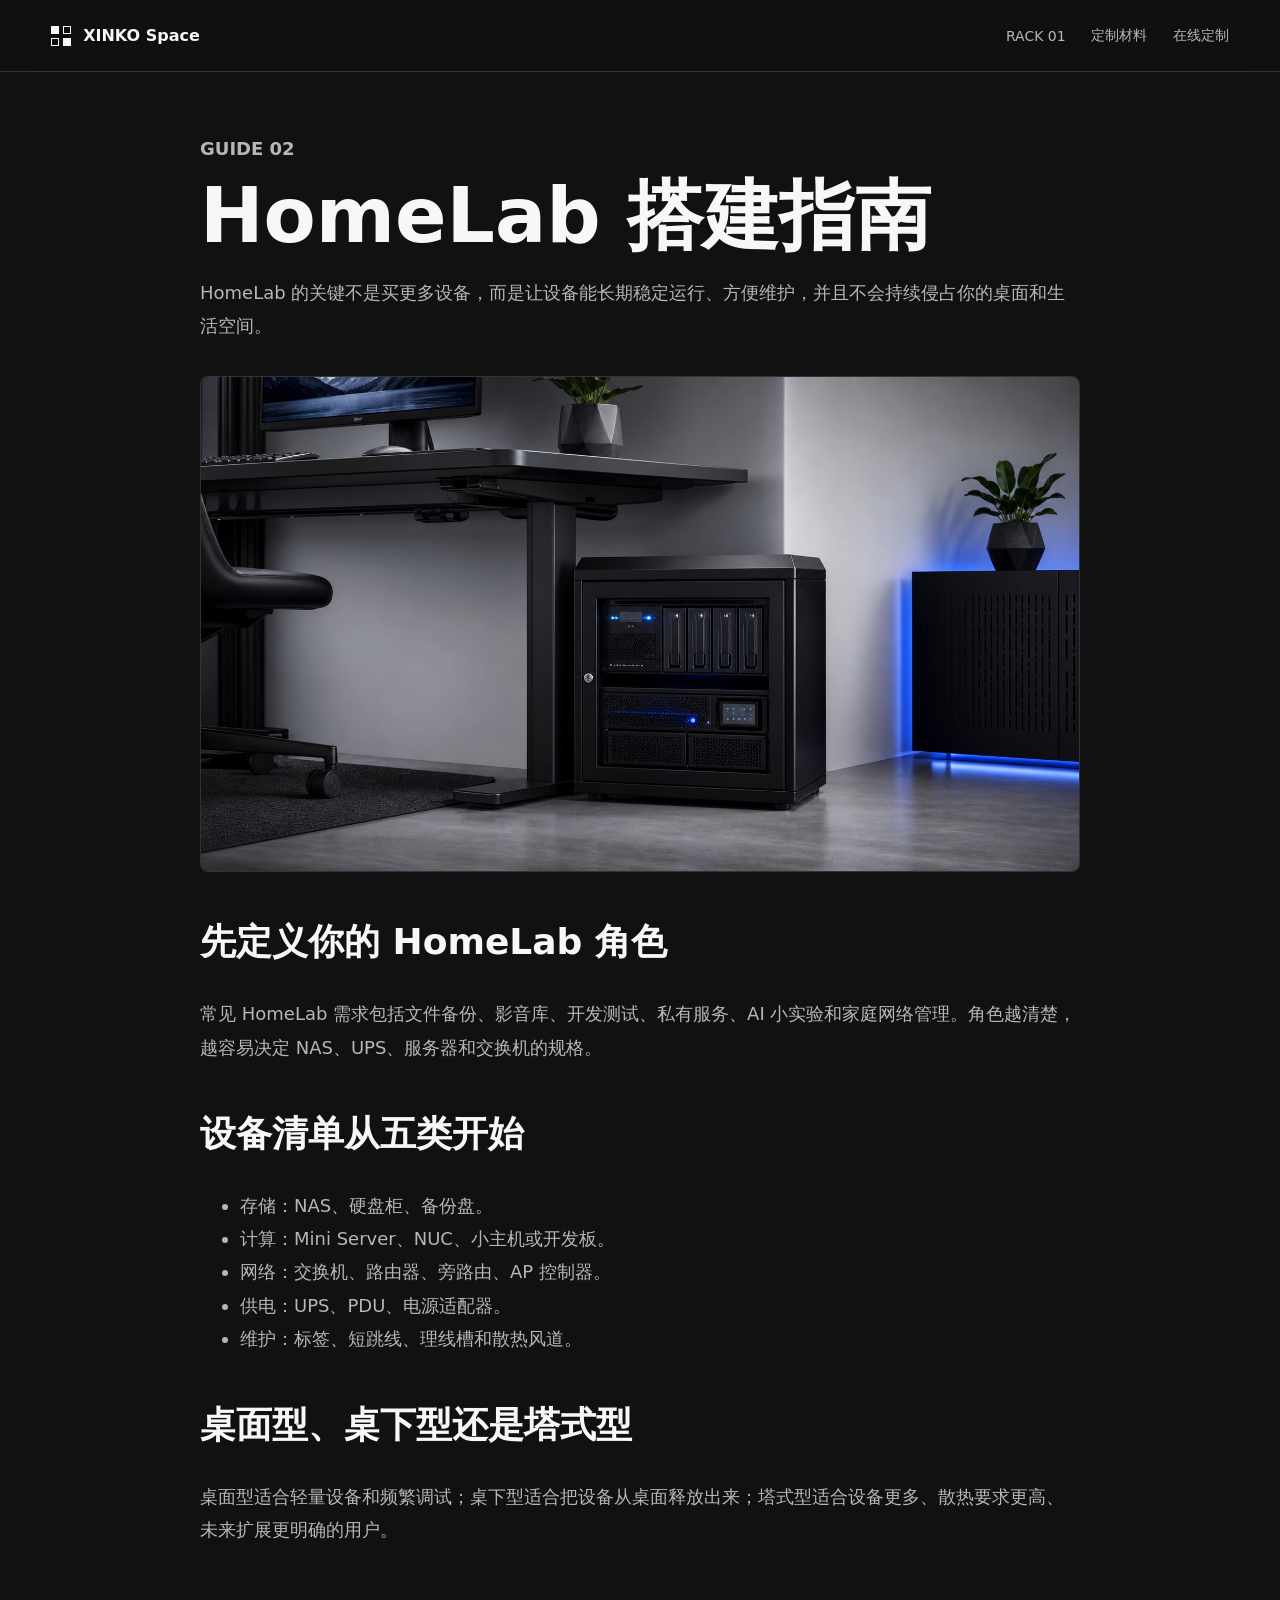
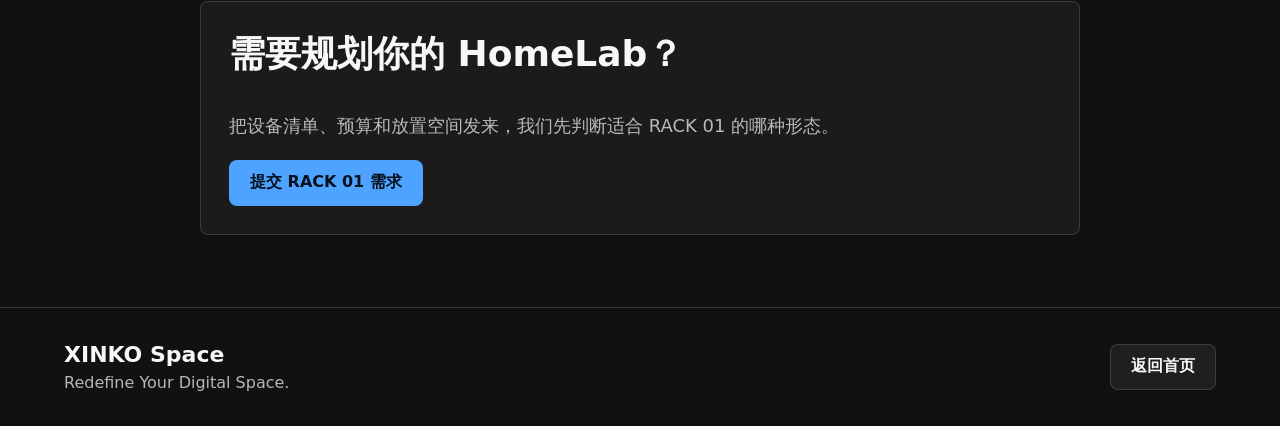
<file: blog-homelab-guide.html>
<!doctype html>
<html lang="zh-CN">
  <head>
    <meta charset="utf-8" />
    <meta name="viewport" content="width=device-width, initial-scale=1" />
    <title>HomeLab 搭建指南 | XINKO Space</title>
    <meta name="description" content="HomeLab 搭建指南：围绕 NAS、UPS、Mini Server、Switch 和散热理线规划小型机柜。" />
    <link rel="stylesheet" href="./styles.css" />
  </head>
  <body>
    <header class="site-header">
      <a class="brand" href="./index.html" aria-label="返回 XINKO Space 首页">
        <span class="mark" aria-hidden="true"><span></span><span></span><span></span><span></span></span>
        <span>XINKO Space</span>
      </a>
      <nav class="nav" aria-label="主导航">
        <a href="./rack-01.html">RACK 01</a>
        <a href="./catalog.html">定制材料</a>
        <a href="./index.html#customize">在线定制</a>
      </nav>
    </header>

    <main class="article-page">
      <article class="article">
        <p class="eyebrow">Guide 02</p>
        <h1>HomeLab 搭建指南</h1>
        <p class="article-lead">
          HomeLab 的关键不是买更多设备，而是让设备能长期稳定运行、方便维护，并且不会持续侵占你的桌面和生活空间。
        </p>
        <img src="./assets-web/rack-01-render.jpg" alt="RACK 01 HomeLab 搭建示意" />

        <h2>先定义你的 HomeLab 角色</h2>
        <p>
          常见 HomeLab 需求包括文件备份、影音库、开发测试、私有服务、AI 小实验和家庭网络管理。角色越清楚，越容易决定 NAS、UPS、服务器和交换机的规格。
        </p>

        <h2>设备清单从五类开始</h2>
        <ul>
          <li>存储：NAS、硬盘柜、备份盘。</li>
          <li>计算：Mini Server、NUC、小主机或开发板。</li>
          <li>网络：交换机、路由器、旁路由、AP 控制器。</li>
          <li>供电：UPS、PDU、电源适配器。</li>
          <li>维护：标签、短跳线、理线槽和散热风道。</li>
        </ul>

        <h2>桌面型、桌下型还是塔式型</h2>
        <p>
          桌面型适合轻量设备和频繁调试；桌下型适合把设备从桌面释放出来；塔式型适合设备更多、散热要求更高、未来扩展更明确的用户。
        </p>

        <div class="article-cta">
          <h2>需要规划你的 HomeLab？</h2>
          <p>把设备清单、预算和放置空间发来，我们先判断适合 RACK 01 的哪种形态。</p>
          <a class="button primary" href="./rack-01.html#customize">提交 RACK 01 需求</a>
        </div>
      </article>
    </main>

    <footer class="footer">
      <div><p class="brand-line">XINKO Space</p><p>Redefine Your Digital Space.</p></div>
      <a class="button secondary" href="./index.html">返回首页</a>
    </footer>
  </body>
</html>
</file>
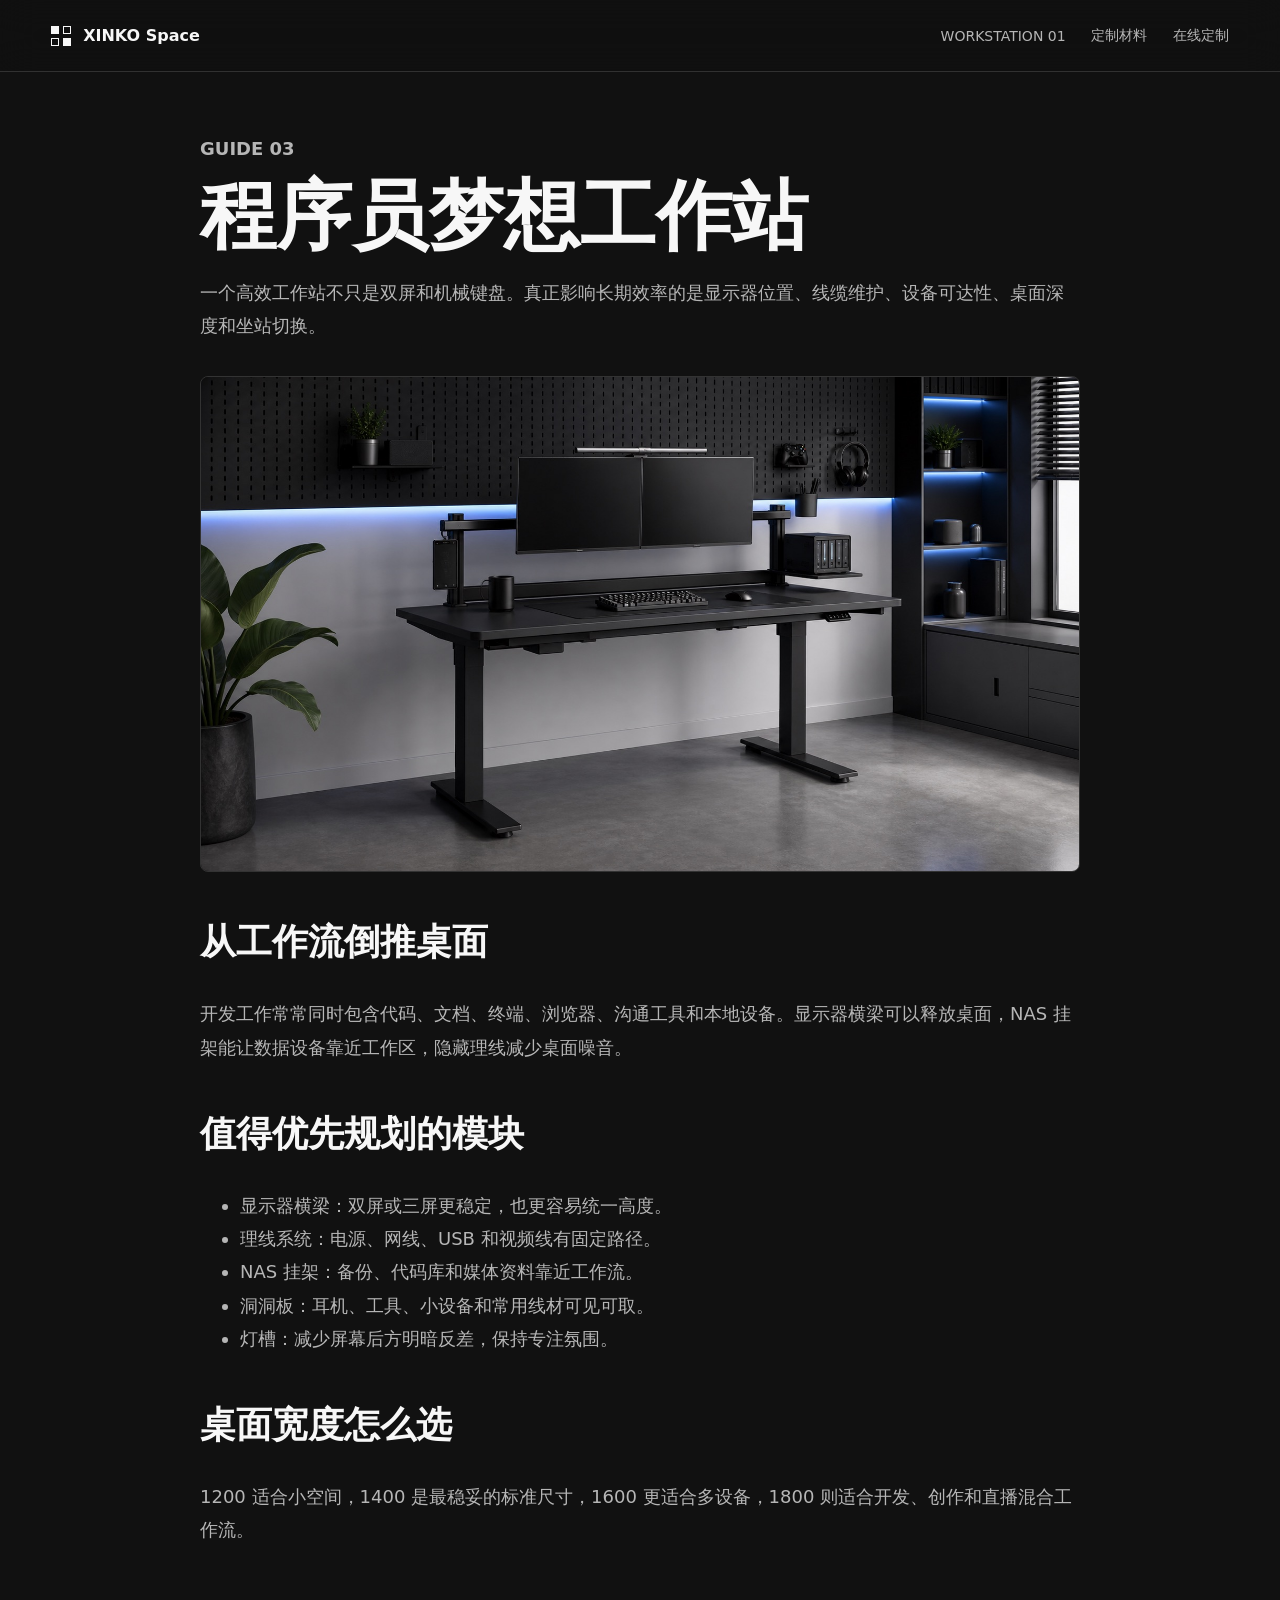
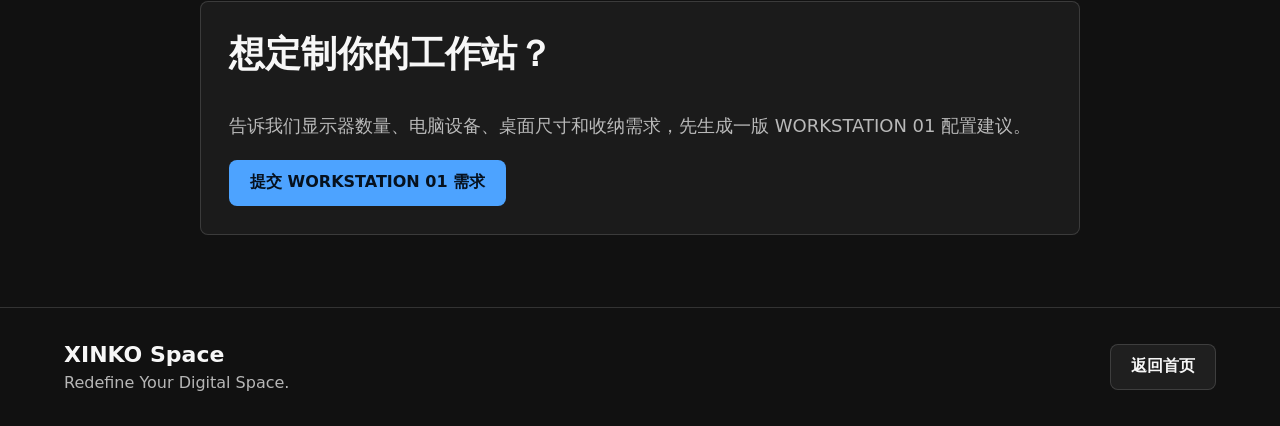
<file: blog-programmer-workstation.html>
<!doctype html>
<html lang="zh-CN">
  <head>
    <meta charset="utf-8" />
    <meta name="viewport" content="width=device-width, initial-scale=1" />
    <title>程序员梦想工作站 | XINKO Space</title>
    <meta name="description" content="程序员梦想工作站：从显示器、升降桌、NAS、理线、灯光和收纳规划一个长期高效的开发空间。" />
    <link rel="stylesheet" href="./styles.css" />
  </head>
  <body>
    <header class="site-header">
      <a class="brand" href="./index.html" aria-label="返回 XINKO Space 首页">
        <span class="mark" aria-hidden="true"><span></span><span></span><span></span><span></span></span>
        <span>XINKO Space</span>
      </a>
      <nav class="nav" aria-label="主导航">
        <a href="./workstation-01.html">WORKSTATION 01</a>
        <a href="./catalog.html">定制材料</a>
        <a href="./index.html#customize">在线定制</a>
      </nav>
    </header>

    <main class="article-page">
      <article class="article">
        <p class="eyebrow">Guide 03</p>
        <h1>程序员梦想工作站</h1>
        <p class="article-lead">
          一个高效工作站不只是双屏和机械键盘。真正影响长期效率的是显示器位置、线缆维护、设备可达性、桌面深度和坐站切换。
        </p>
        <img src="./assets-web/workstation-01-render.jpg" alt="WORKSTATION 01 程序员工作站示意" />

        <h2>从工作流倒推桌面</h2>
        <p>
          开发工作常常同时包含代码、文档、终端、浏览器、沟通工具和本地设备。显示器横梁可以释放桌面，NAS 挂架能让数据设备靠近工作区，隐藏理线减少桌面噪音。
        </p>

        <h2>值得优先规划的模块</h2>
        <ul>
          <li>显示器横梁：双屏或三屏更稳定，也更容易统一高度。</li>
          <li>理线系统：电源、网线、USB 和视频线有固定路径。</li>
          <li>NAS 挂架：备份、代码库和媒体资料靠近工作流。</li>
          <li>洞洞板：耳机、工具、小设备和常用线材可见可取。</li>
          <li>灯槽：减少屏幕后方明暗反差，保持专注氛围。</li>
        </ul>

        <h2>桌面宽度怎么选</h2>
        <p>
          1200 适合小空间，1400 是最稳妥的标准尺寸，1600 更适合多设备，1800 则适合开发、创作和直播混合工作流。
        </p>

        <div class="article-cta">
          <h2>想定制你的工作站？</h2>
          <p>告诉我们显示器数量、电脑设备、桌面尺寸和收纳需求，先生成一版 WORKSTATION 01 配置建议。</p>
          <a class="button primary" href="./workstation-01.html#customize">提交 WORKSTATION 01 需求</a>
        </div>
      </article>
    </main>

    <footer class="footer">
      <div><p class="brand-line">XINKO Space</p><p>Redefine Your Digital Space.</p></div>
      <a class="button secondary" href="./index.html">返回首页</a>
    </footer>
  </body>
</html>
</file>
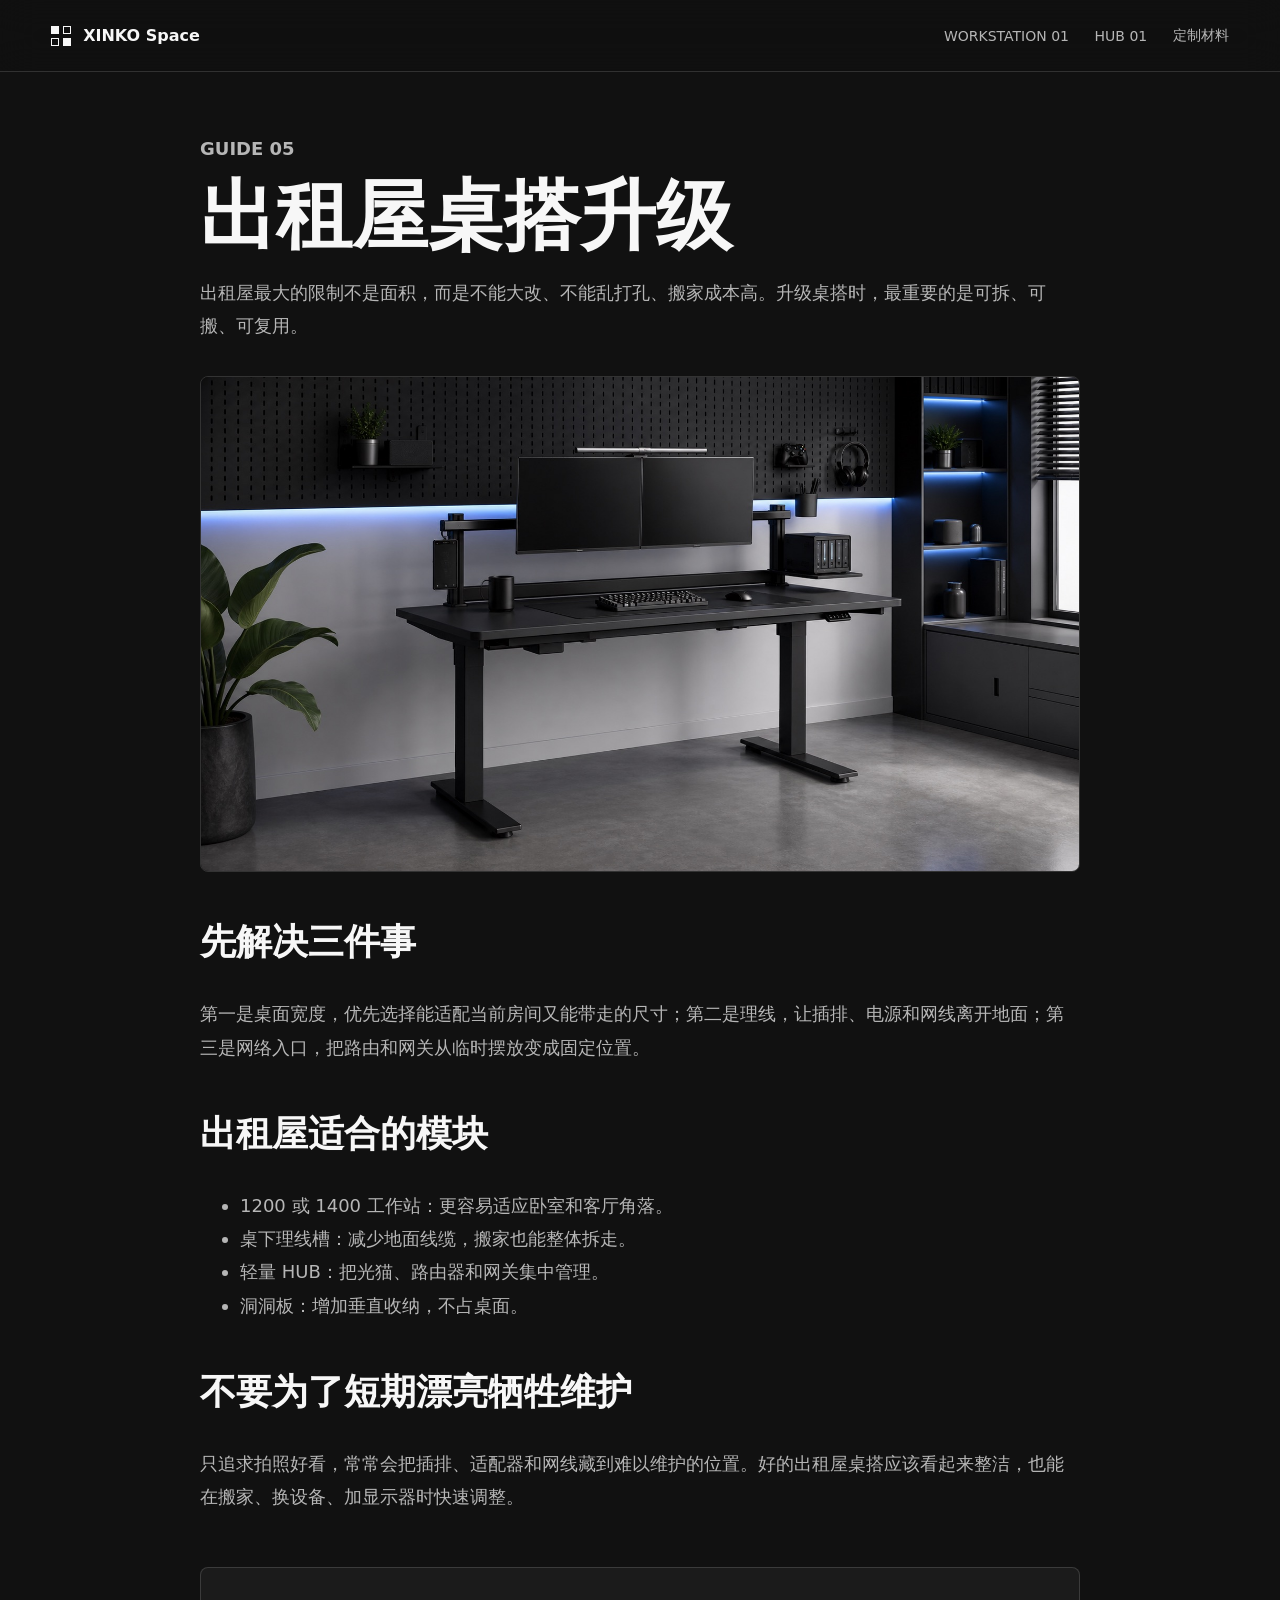
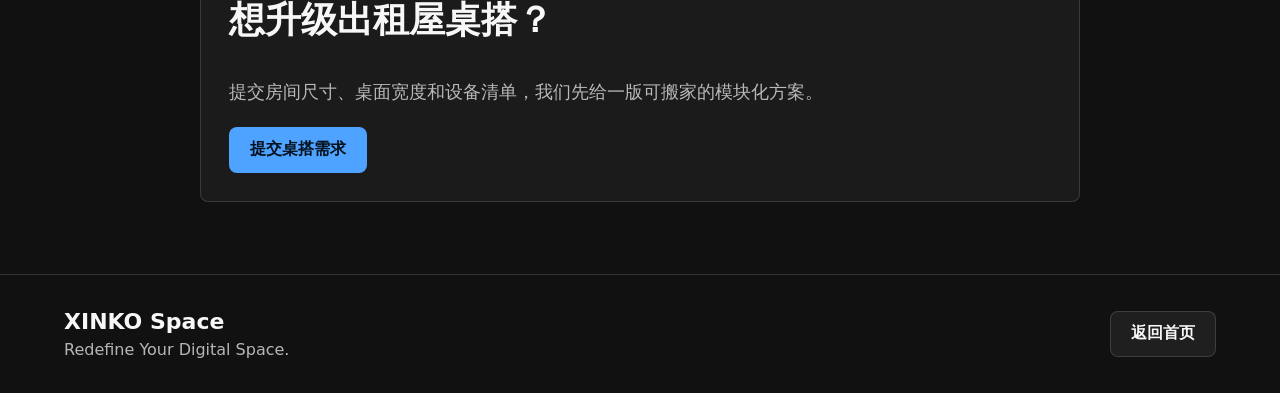
<file: blog-rental-desk-upgrade.html>
<!doctype html>
<html lang="zh-CN">
  <head>
    <meta charset="utf-8" />
    <meta name="viewport" content="width=device-width, initial-scale=1" />
    <title>出租屋桌搭升级 | XINKO Space</title>
    <meta name="description" content="出租屋桌搭升级：在有限空间里规划升降桌、理线、网络设备、收纳和可搬家的模块化工作站。" />
    <link rel="stylesheet" href="./styles.css" />
  </head>
  <body>
    <header class="site-header">
      <a class="brand" href="./index.html" aria-label="返回 XINKO Space 首页">
        <span class="mark" aria-hidden="true"><span></span><span></span><span></span><span></span></span>
        <span>XINKO Space</span>
      </a>
      <nav class="nav" aria-label="主导航">
        <a href="./workstation-01.html">WORKSTATION 01</a>
        <a href="./hub-01.html">HUB 01</a>
        <a href="./catalog.html">定制材料</a>
      </nav>
    </header>

    <main class="article-page">
      <article class="article">
        <p class="eyebrow">Guide 05</p>
        <h1>出租屋桌搭升级</h1>
        <p class="article-lead">
          出租屋最大的限制不是面积，而是不能大改、不能乱打孔、搬家成本高。升级桌搭时，最重要的是可拆、可搬、可复用。
        </p>
        <img src="./assets-web/workstation-01-render.jpg" alt="出租屋模块化桌搭升级示意" />

        <h2>先解决三件事</h2>
        <p>
          第一是桌面宽度，优先选择能适配当前房间又能带走的尺寸；第二是理线，让插排、电源和网线离开地面；第三是网络入口，把路由和网关从临时摆放变成固定位置。
        </p>

        <h2>出租屋适合的模块</h2>
        <ul>
          <li>1200 或 1400 工作站：更容易适应卧室和客厅角落。</li>
          <li>桌下理线槽：减少地面线缆，搬家也能整体拆走。</li>
          <li>轻量 HUB：把光猫、路由器和网关集中管理。</li>
          <li>洞洞板：增加垂直收纳，不占桌面。</li>
        </ul>

        <h2>不要为了短期漂亮牺牲维护</h2>
        <p>
          只追求拍照好看，常常会把插排、适配器和网线藏到难以维护的位置。好的出租屋桌搭应该看起来整洁，也能在搬家、换设备、加显示器时快速调整。
        </p>

        <div class="article-cta">
          <h2>想升级出租屋桌搭？</h2>
          <p>提交房间尺寸、桌面宽度和设备清单，我们先给一版可搬家的模块化方案。</p>
          <a class="button primary" href="./workstation-01.html#customize">提交桌搭需求</a>
        </div>
      </article>
    </main>

    <footer class="footer">
      <div><p class="brand-line">XINKO Space</p><p>Redefine Your Digital Space.</p></div>
      <a class="button secondary" href="./index.html">返回首页</a>
    </footer>
  </body>
</html>
</file>
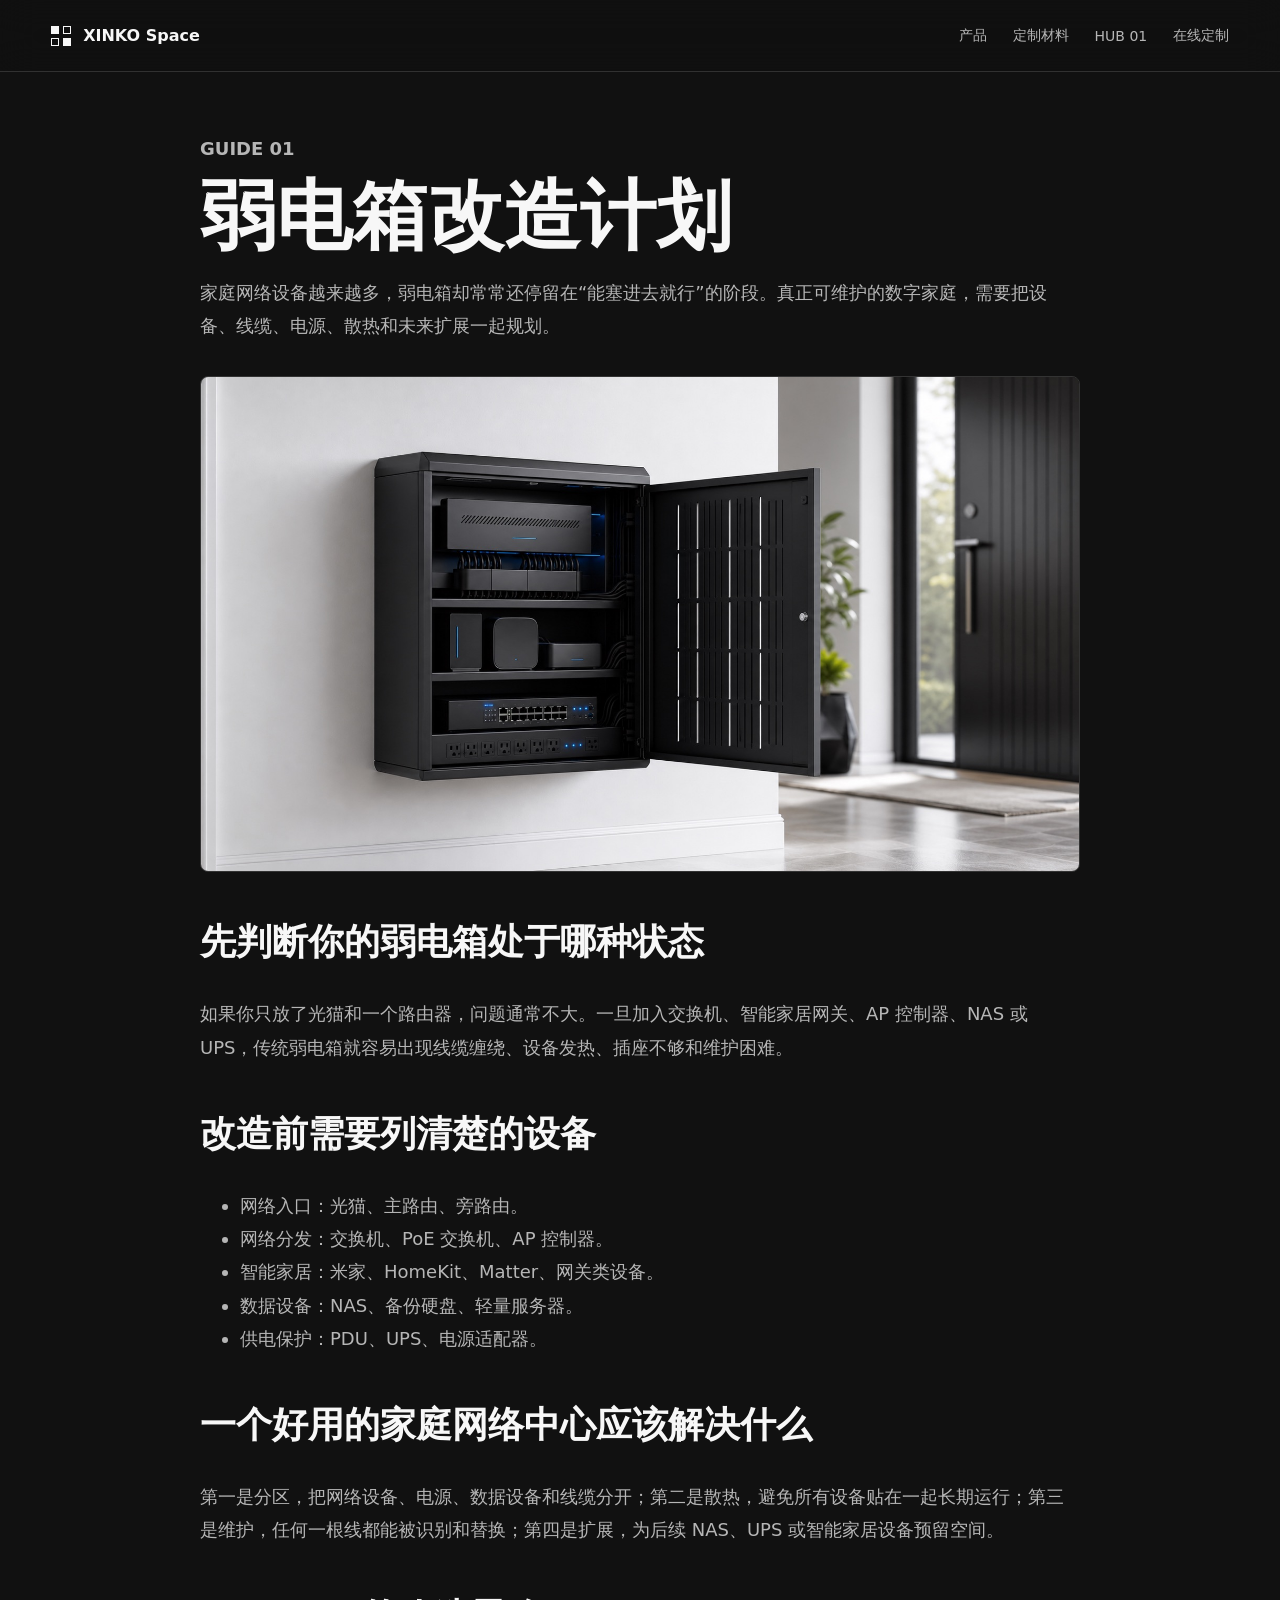
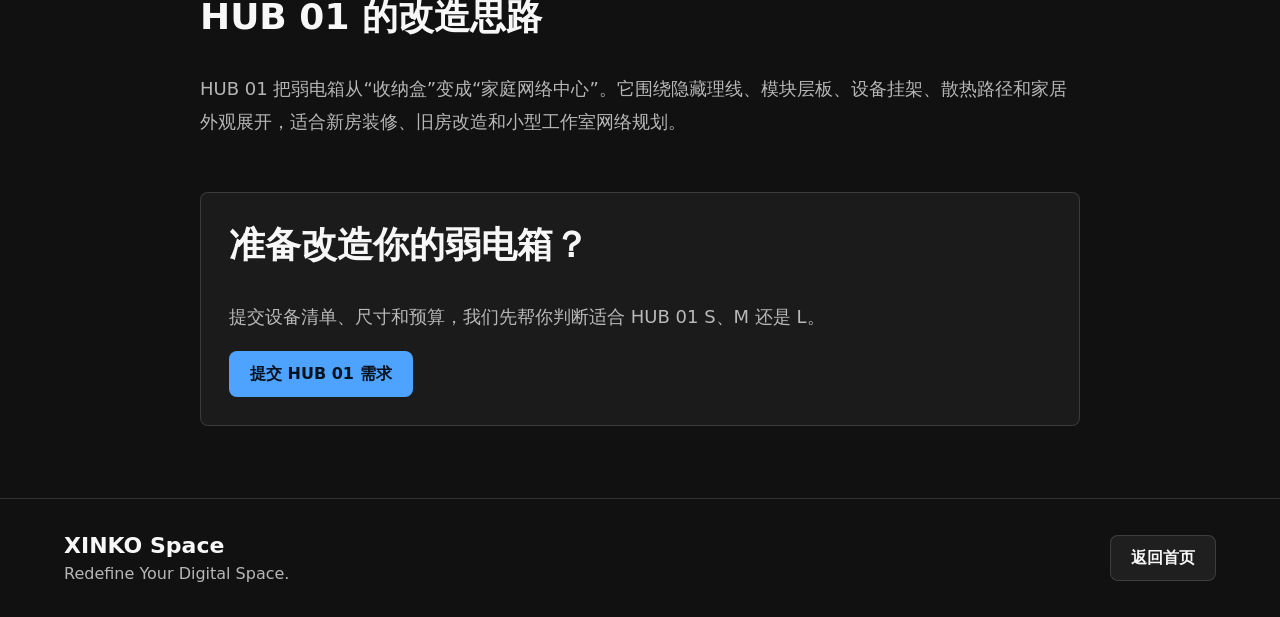
<file: blog-weak-current-box.html>
<!doctype html>
<html lang="zh-CN">
  <head>
    <meta charset="utf-8" />
    <meta name="viewport" content="width=device-width, initial-scale=1" />
    <title>弱电箱改造计划 | XINKO Space</title>
    <meta
      name="description"
      content="弱电箱改造计划：整理光猫、路由器、交换机、智能家居网关与 NAS，让家庭网络设备更整洁、更好维护。"
    />
    <link rel="stylesheet" href="./styles.css" />
  </head>
  <body>
    <header class="site-header">
      <a class="brand" href="./index.html" aria-label="返回 XINKO Space 首页">
        <span class="mark" aria-hidden="true">
          <span></span><span></span><span></span><span></span>
        </span>
        <span>XINKO Space</span>
      </a>
      <nav class="nav" aria-label="主导航">
        <a href="./index.html#products">产品</a>
        <a href="./catalog.html">定制材料</a>
        <a href="./hub-01.html">HUB 01</a>
        <a href="./index.html#customize">在线定制</a>
      </nav>
    </header>

    <main class="article-page">
      <article class="article">
        <p class="eyebrow">Guide 01</p>
        <h1>弱电箱改造计划</h1>
        <p class="article-lead">
          家庭网络设备越来越多，弱电箱却常常还停留在“能塞进去就行”的阶段。真正可维护的数字家庭，需要把设备、线缆、电源、散热和未来扩展一起规划。
        </p>
        <img src="./assets-web/hub-01-render.jpg" alt="HUB 01 弱电箱改造示意" />

        <h2>先判断你的弱电箱处于哪种状态</h2>
        <p>
          如果你只放了光猫和一个路由器，问题通常不大。一旦加入交换机、智能家居网关、AP 控制器、NAS 或 UPS，传统弱电箱就容易出现线缆缠绕、设备发热、插座不够和维护困难。
        </p>

        <h2>改造前需要列清楚的设备</h2>
        <ul>
          <li>网络入口：光猫、主路由、旁路由。</li>
          <li>网络分发：交换机、PoE 交换机、AP 控制器。</li>
          <li>智能家居：米家、HomeKit、Matter、网关类设备。</li>
          <li>数据设备：NAS、备份硬盘、轻量服务器。</li>
          <li>供电保护：PDU、UPS、电源适配器。</li>
        </ul>

        <h2>一个好用的家庭网络中心应该解决什么</h2>
        <p>
          第一是分区，把网络设备、电源、数据设备和线缆分开；第二是散热，避免所有设备贴在一起长期运行；第三是维护，任何一根线都能被识别和替换；第四是扩展，为后续 NAS、UPS 或智能家居设备预留空间。
        </p>

        <h2>HUB 01 的改造思路</h2>
        <p>
          HUB 01 把弱电箱从“收纳盒”变成“家庭网络中心”。它围绕隐藏理线、模块层板、设备挂架、散热路径和家居外观展开，适合新房装修、旧房改造和小型工作室网络规划。
        </p>

        <div class="article-cta">
          <h2>准备改造你的弱电箱？</h2>
          <p>提交设备清单、尺寸和预算，我们先帮你判断适合 HUB 01 S、M 还是 L。</p>
          <a class="button primary" href="./hub-01.html#customize">提交 HUB 01 需求</a>
        </div>
      </article>
    </main>

    <footer class="footer">
      <div>
        <p class="brand-line">XINKO Space</p>
        <p>Redefine Your Digital Space.</p>
      </div>
      <a class="button secondary" href="./index.html">返回首页</a>
    </footer>
  </body>
</html>
</file>
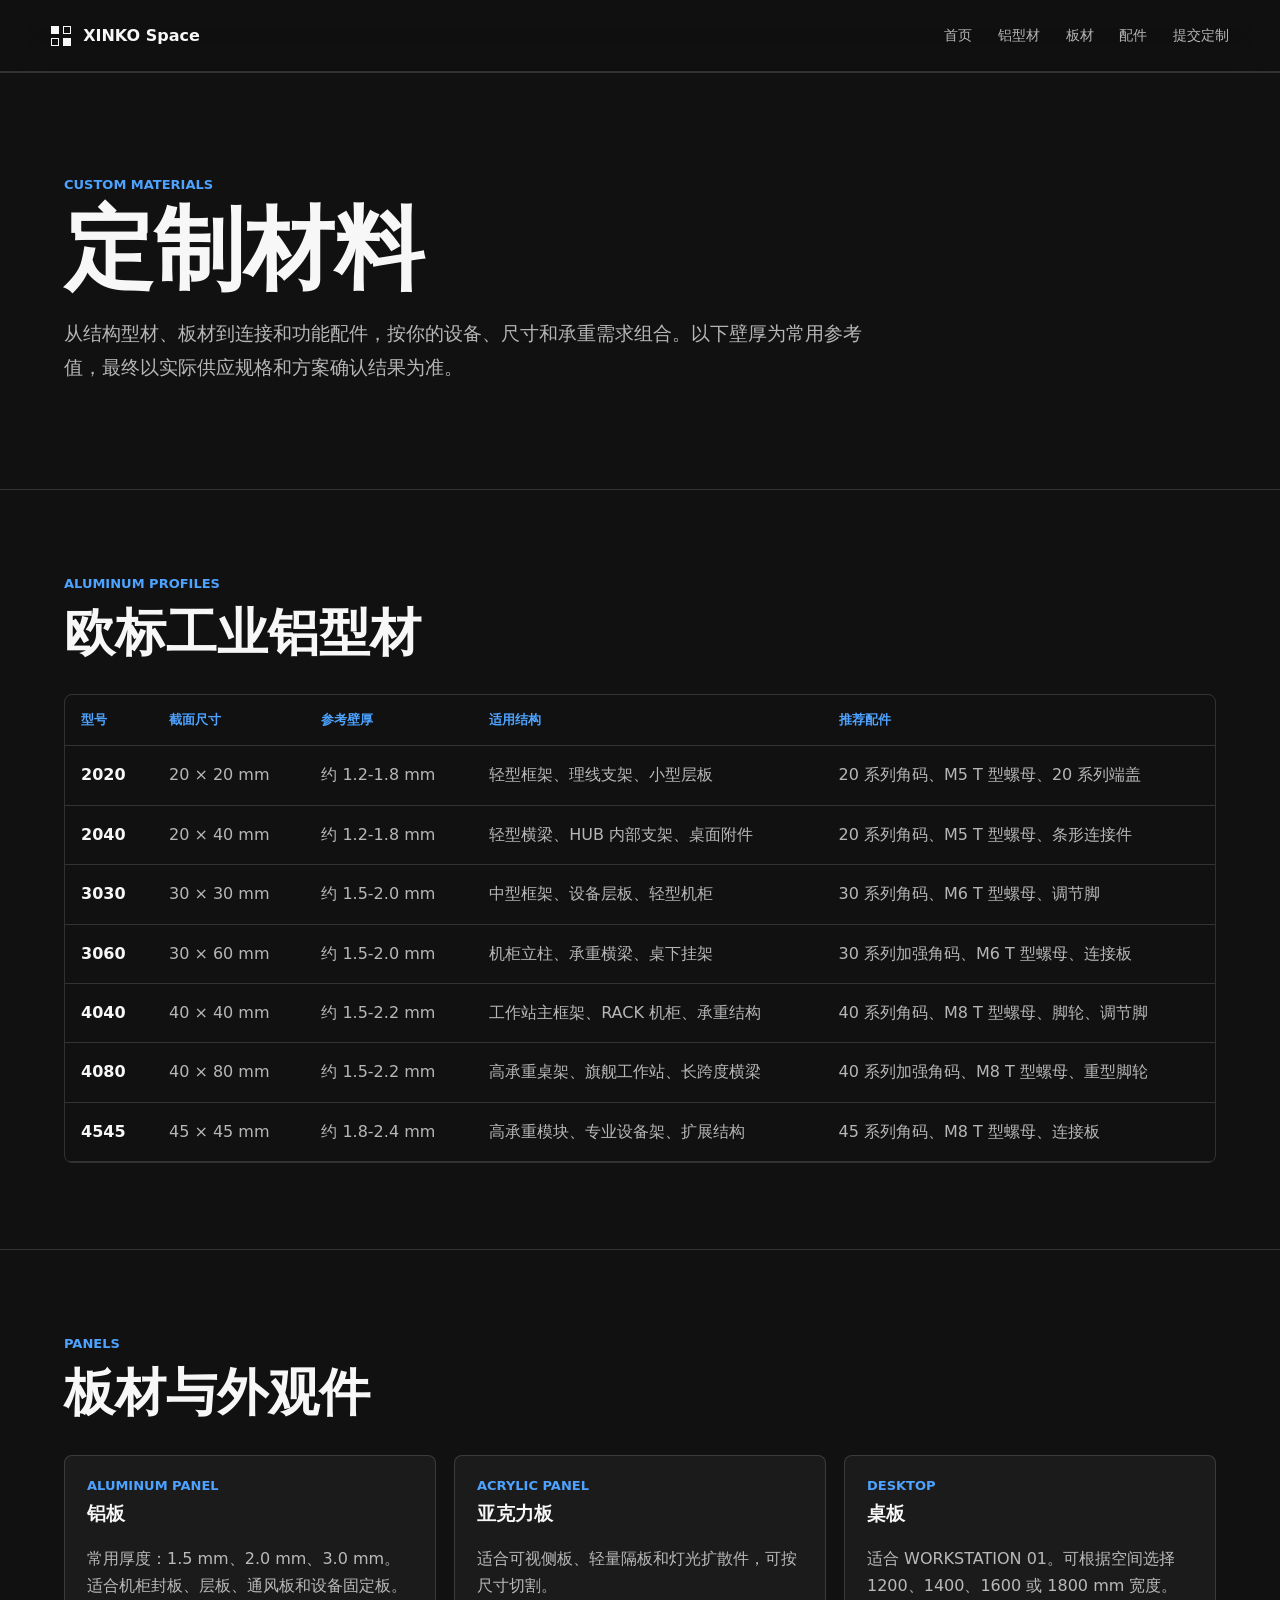
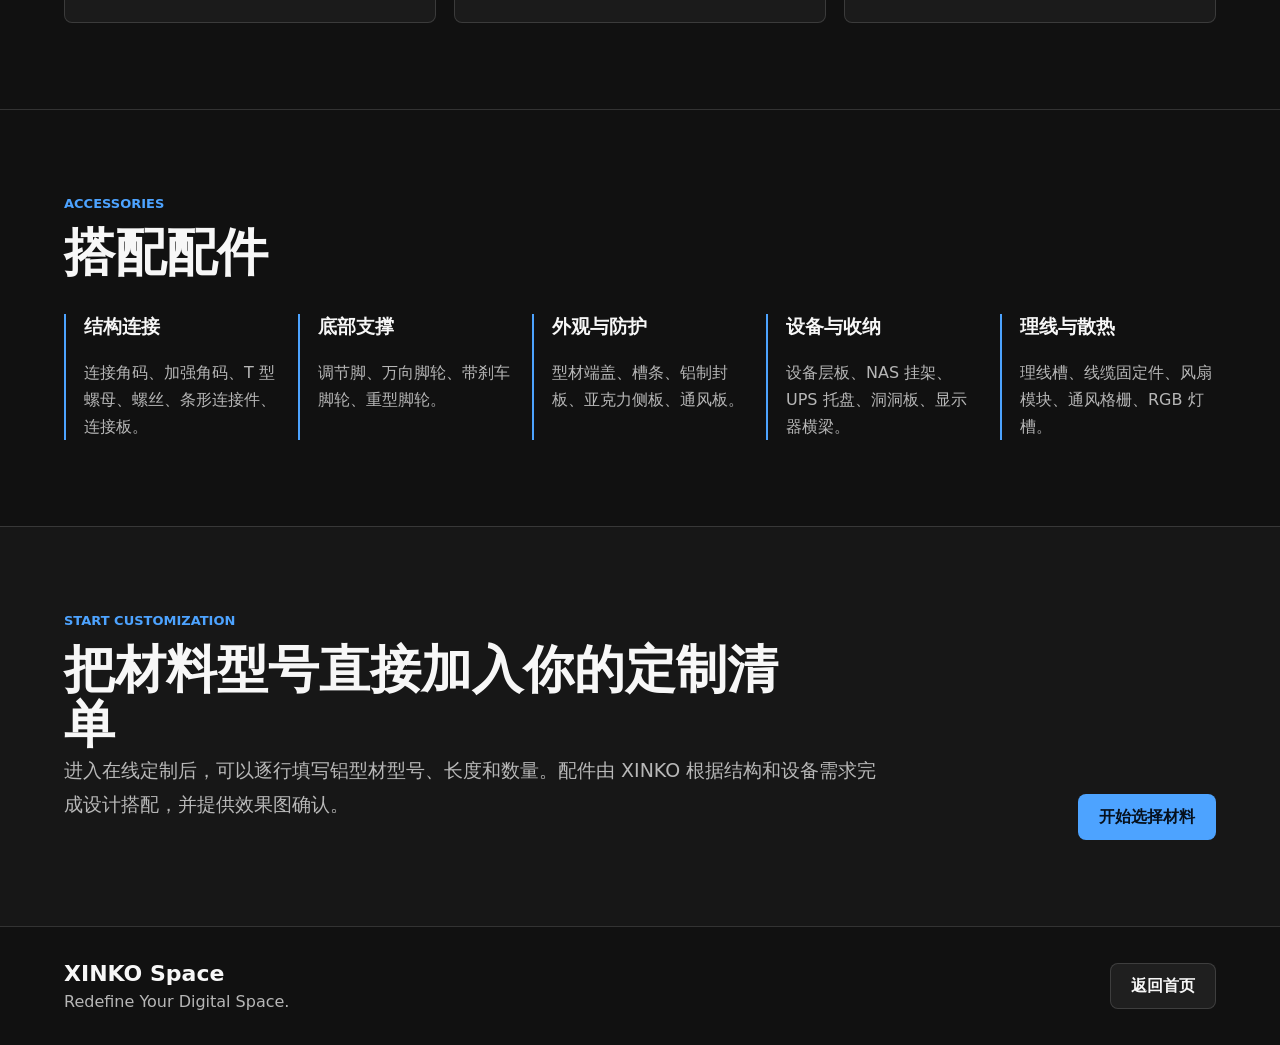
<file: catalog.html>
<!doctype html>
<html lang="zh-CN">
  <head>
    <meta charset="utf-8" />
    <meta name="viewport" content="width=device-width, initial-scale=1" />
    <title>定制材料 | XINKO Space</title>
    <meta
      name="description"
      content="查看 XINKO Space 常用欧标铝型材的截面尺寸、参考壁厚、适用场景和推荐配件。"
    />
    <link rel="stylesheet" href="./styles.css" />
  </head>
  <body>
    <header class="site-header">
      <a class="brand" href="./index.html" aria-label="返回 XINKO Space 首页">
        <span class="mark" aria-hidden="true"><span></span><span></span><span></span><span></span></span>
        <span>XINKO Space</span>
      </a>
      <nav class="nav" aria-label="主导航">
        <a href="./index.html">首页</a>
        <a href="#profiles">铝型材</a>
        <a href="#panels">板材</a>
        <a href="#accessories">配件</a>
        <a href="./index.html#customize">提交定制</a>
      </nav>
    </header>

    <main class="materials-page">
      <section class="section materials-hero">
        <p class="eyebrow">Custom Materials</p>
        <h1>定制材料</h1>
        <p>
          从结构型材、板材到连接和功能配件，按你的设备、尺寸和承重需求组合。以下壁厚为常用参考值，最终以实际供应规格和方案确认结果为准。
        </p>
      </section>

      <section class="section" id="profiles" aria-labelledby="profiles-title">
        <div class="section-heading">
          <p class="eyebrow">Aluminum Profiles</p>
          <h2 id="profiles-title">欧标工业铝型材</h2>
        </div>
        <div class="materials-table-wrap">
          <table class="materials-table">
            <thead>
              <tr>
                <th>型号</th>
                <th>截面尺寸</th>
                <th>参考壁厚</th>
                <th>适用结构</th>
                <th>推荐配件</th>
              </tr>
            </thead>
            <tbody>
              <tr>
                <td><strong>2020</strong></td>
                <td>20 × 20 mm</td>
                <td>约 1.2-1.8 mm</td>
                <td>轻型框架、理线支架、小型层板</td>
                <td>20 系列角码、M5 T 型螺母、20 系列端盖</td>
              </tr>
              <tr>
                <td><strong>2040</strong></td>
                <td>20 × 40 mm</td>
                <td>约 1.2-1.8 mm</td>
                <td>轻型横梁、HUB 内部支架、桌面附件</td>
                <td>20 系列角码、M5 T 型螺母、条形连接件</td>
              </tr>
              <tr>
                <td><strong>3030</strong></td>
                <td>30 × 30 mm</td>
                <td>约 1.5-2.0 mm</td>
                <td>中型框架、设备层板、轻型机柜</td>
                <td>30 系列角码、M6 T 型螺母、调节脚</td>
              </tr>
              <tr>
                <td><strong>3060</strong></td>
                <td>30 × 60 mm</td>
                <td>约 1.5-2.0 mm</td>
                <td>机柜立柱、承重横梁、桌下挂架</td>
                <td>30 系列加强角码、M6 T 型螺母、连接板</td>
              </tr>
              <tr>
                <td><strong>4040</strong></td>
                <td>40 × 40 mm</td>
                <td>约 1.5-2.2 mm</td>
                <td>工作站主框架、RACK 机柜、承重结构</td>
                <td>40 系列角码、M8 T 型螺母、脚轮、调节脚</td>
              </tr>
              <tr>
                <td><strong>4080</strong></td>
                <td>40 × 80 mm</td>
                <td>约 1.5-2.2 mm</td>
                <td>高承重桌架、旗舰工作站、长跨度横梁</td>
                <td>40 系列加强角码、M8 T 型螺母、重型脚轮</td>
              </tr>
              <tr>
                <td><strong>4545</strong></td>
                <td>45 × 45 mm</td>
                <td>约 1.8-2.4 mm</td>
                <td>高承重模块、专业设备架、扩展结构</td>
                <td>45 系列角码、M8 T 型螺母、连接板</td>
              </tr>
            </tbody>
          </table>
        </div>
      </section>

      <section class="section" id="panels" aria-labelledby="panels-title">
        <div class="section-heading">
          <p class="eyebrow">Panels</p>
          <h2 id="panels-title">板材与外观件</h2>
        </div>
        <div class="material-card-grid">
          <article class="material-card">
            <p class="series">ALUMINUM PANEL</p>
            <h3>铝板</h3>
            <p>常用厚度：1.5 mm、2.0 mm、3.0 mm。适合机柜封板、层板、通风板和设备固定板。</p>
          </article>
          <article class="material-card">
            <p class="series">ACRYLIC PANEL</p>
            <h3>亚克力板</h3>
            <p>适合可视侧板、轻量隔板和灯光扩散件，可按尺寸切割。</p>
          </article>
          <article class="material-card">
            <p class="series">DESKTOP</p>
            <h3>桌板</h3>
            <p>适合 WORKSTATION 01。可根据空间选择 1200、1400、1600 或 1800 mm 宽度。</p>
          </article>
        </div>
      </section>

      <section class="section" id="accessories" aria-labelledby="accessories-title">
        <div class="section-heading">
          <p class="eyebrow">Accessories</p>
          <h2 id="accessories-title">搭配配件</h2>
        </div>
        <div class="accessory-catalog">
          <article><h3>结构连接</h3><p>连接角码、加强角码、T 型螺母、螺丝、条形连接件、连接板。</p></article>
          <article><h3>底部支撑</h3><p>调节脚、万向脚轮、带刹车脚轮、重型脚轮。</p></article>
          <article><h3>外观与防护</h3><p>型材端盖、槽条、铝制封板、亚克力侧板、通风板。</p></article>
          <article><h3>设备与收纳</h3><p>设备层板、NAS 挂架、UPS 托盘、洞洞板、显示器横梁。</p></article>
          <article><h3>理线与散热</h3><p>理线槽、线缆固定件、风扇模块、通风格栅、RGB 灯槽。</p></article>
        </div>
      </section>

      <section class="section material-cta">
        <div>
          <p class="eyebrow">Start Customization</p>
          <h2>把材料型号直接加入你的定制清单</h2>
          <p>进入在线定制后，可以逐行填写铝型材型号、长度和数量。配件由 XINKO 根据结构和设备需求完成设计搭配，并提供效果图确认。</p>
        </div>
        <a class="button primary" href="./index.html#customize">开始选择材料</a>
      </section>
    </main>

    <footer class="footer">
      <div><p class="brand-line">XINKO Space</p><p>Redefine Your Digital Space.</p></div>
      <a class="button secondary" href="./index.html">返回首页</a>
    </footer>
  </body>
</html>
</file>
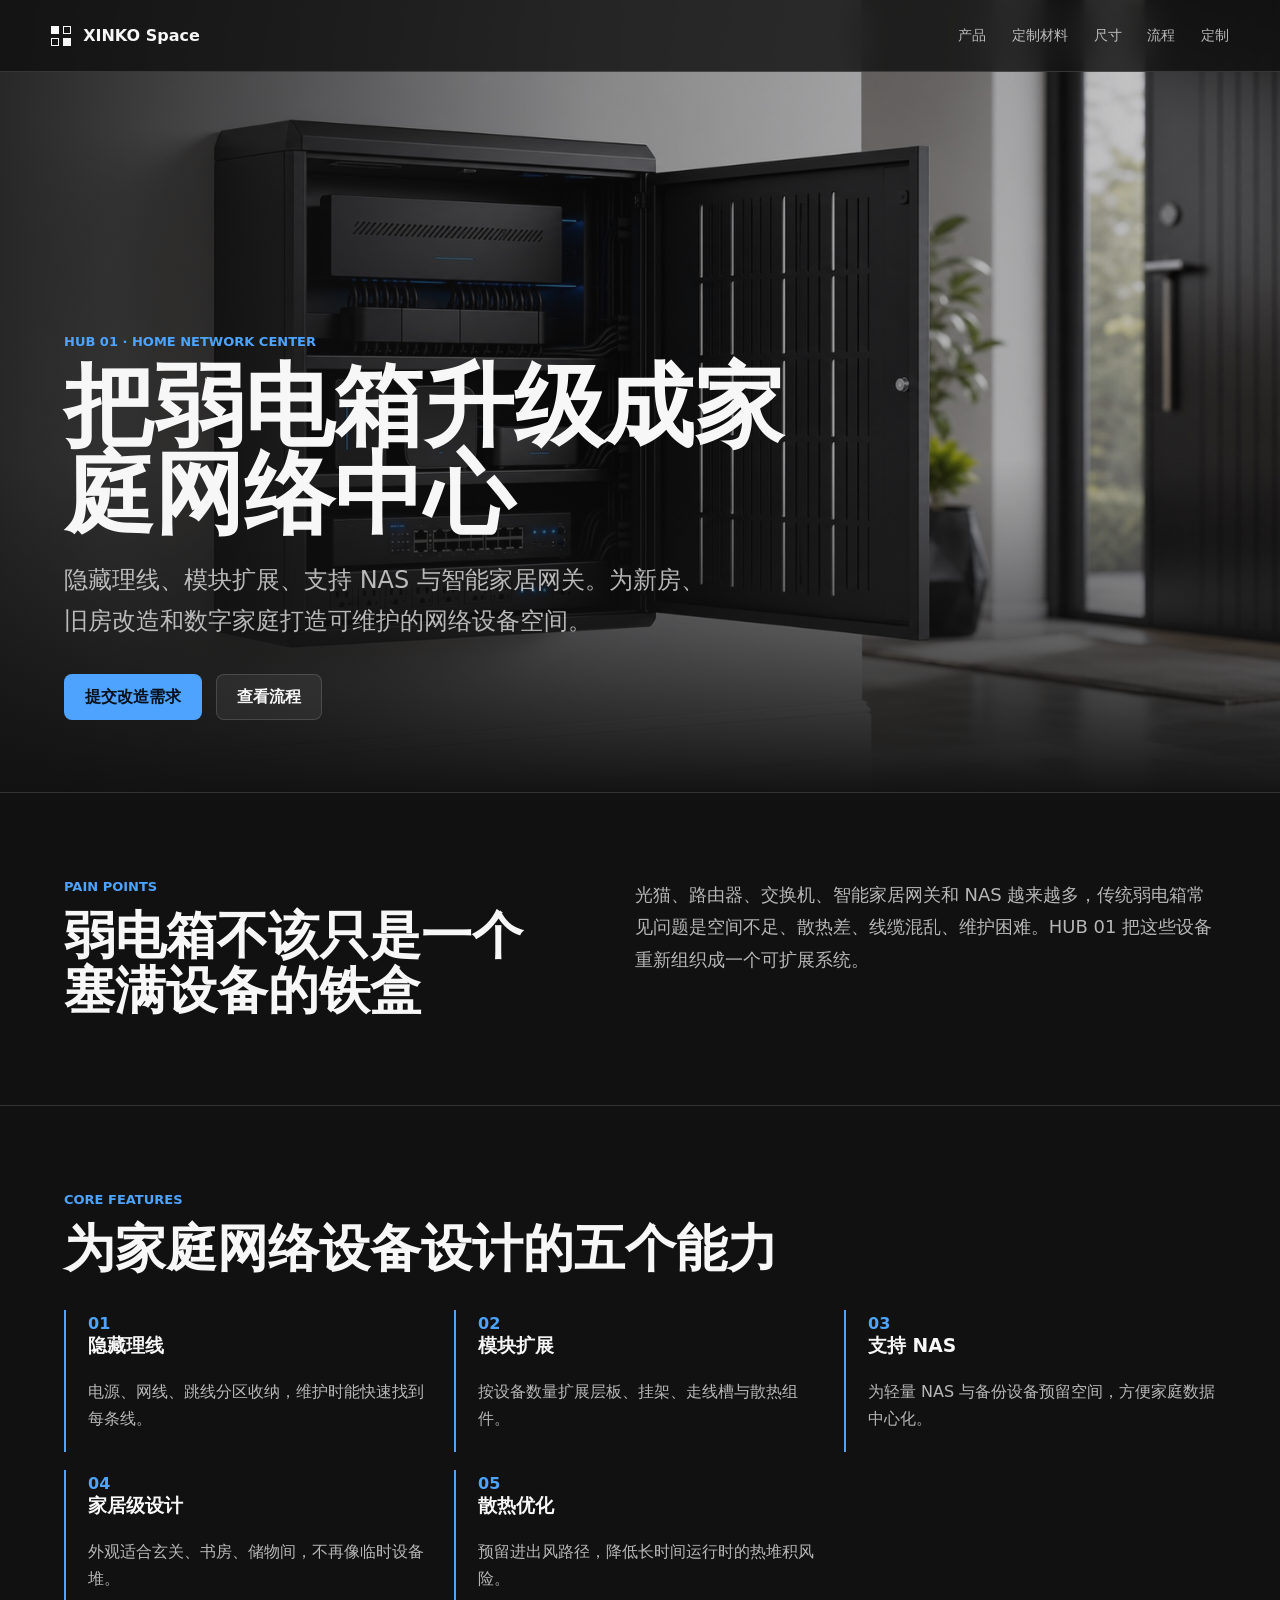
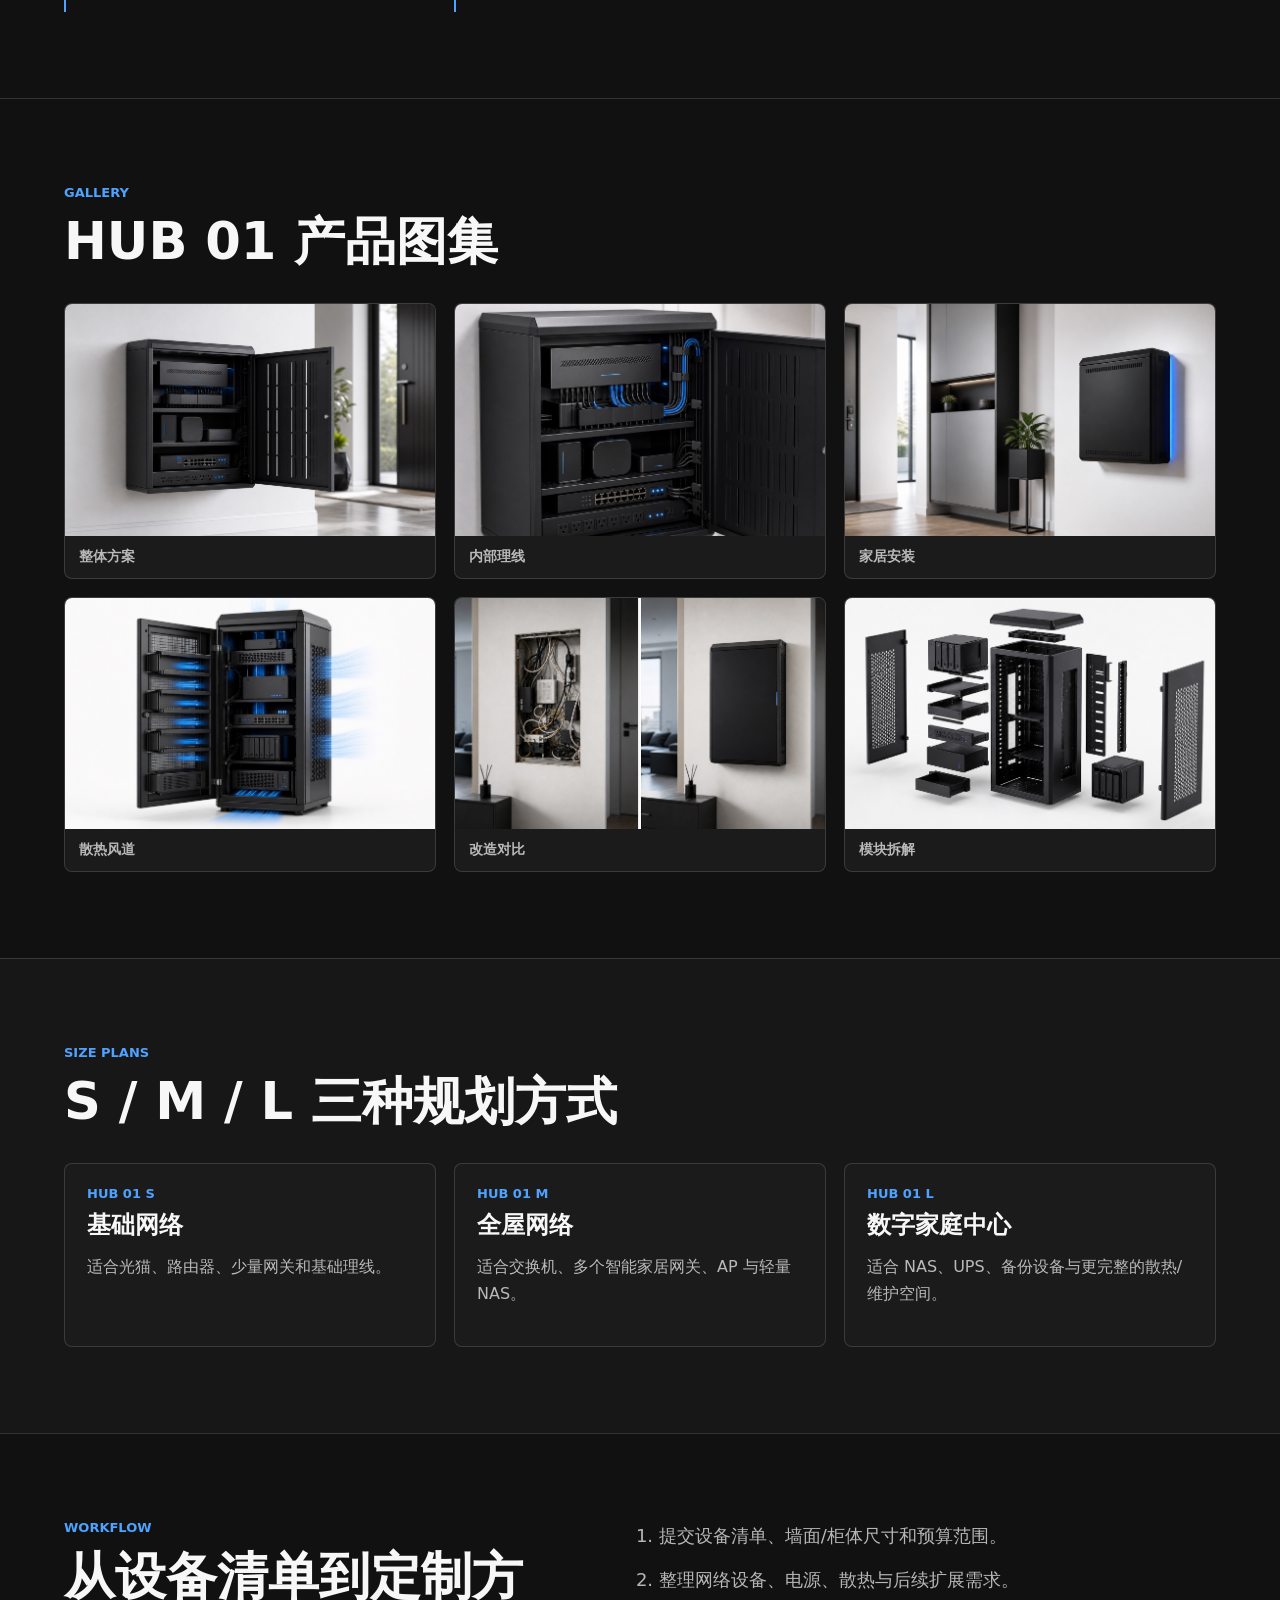
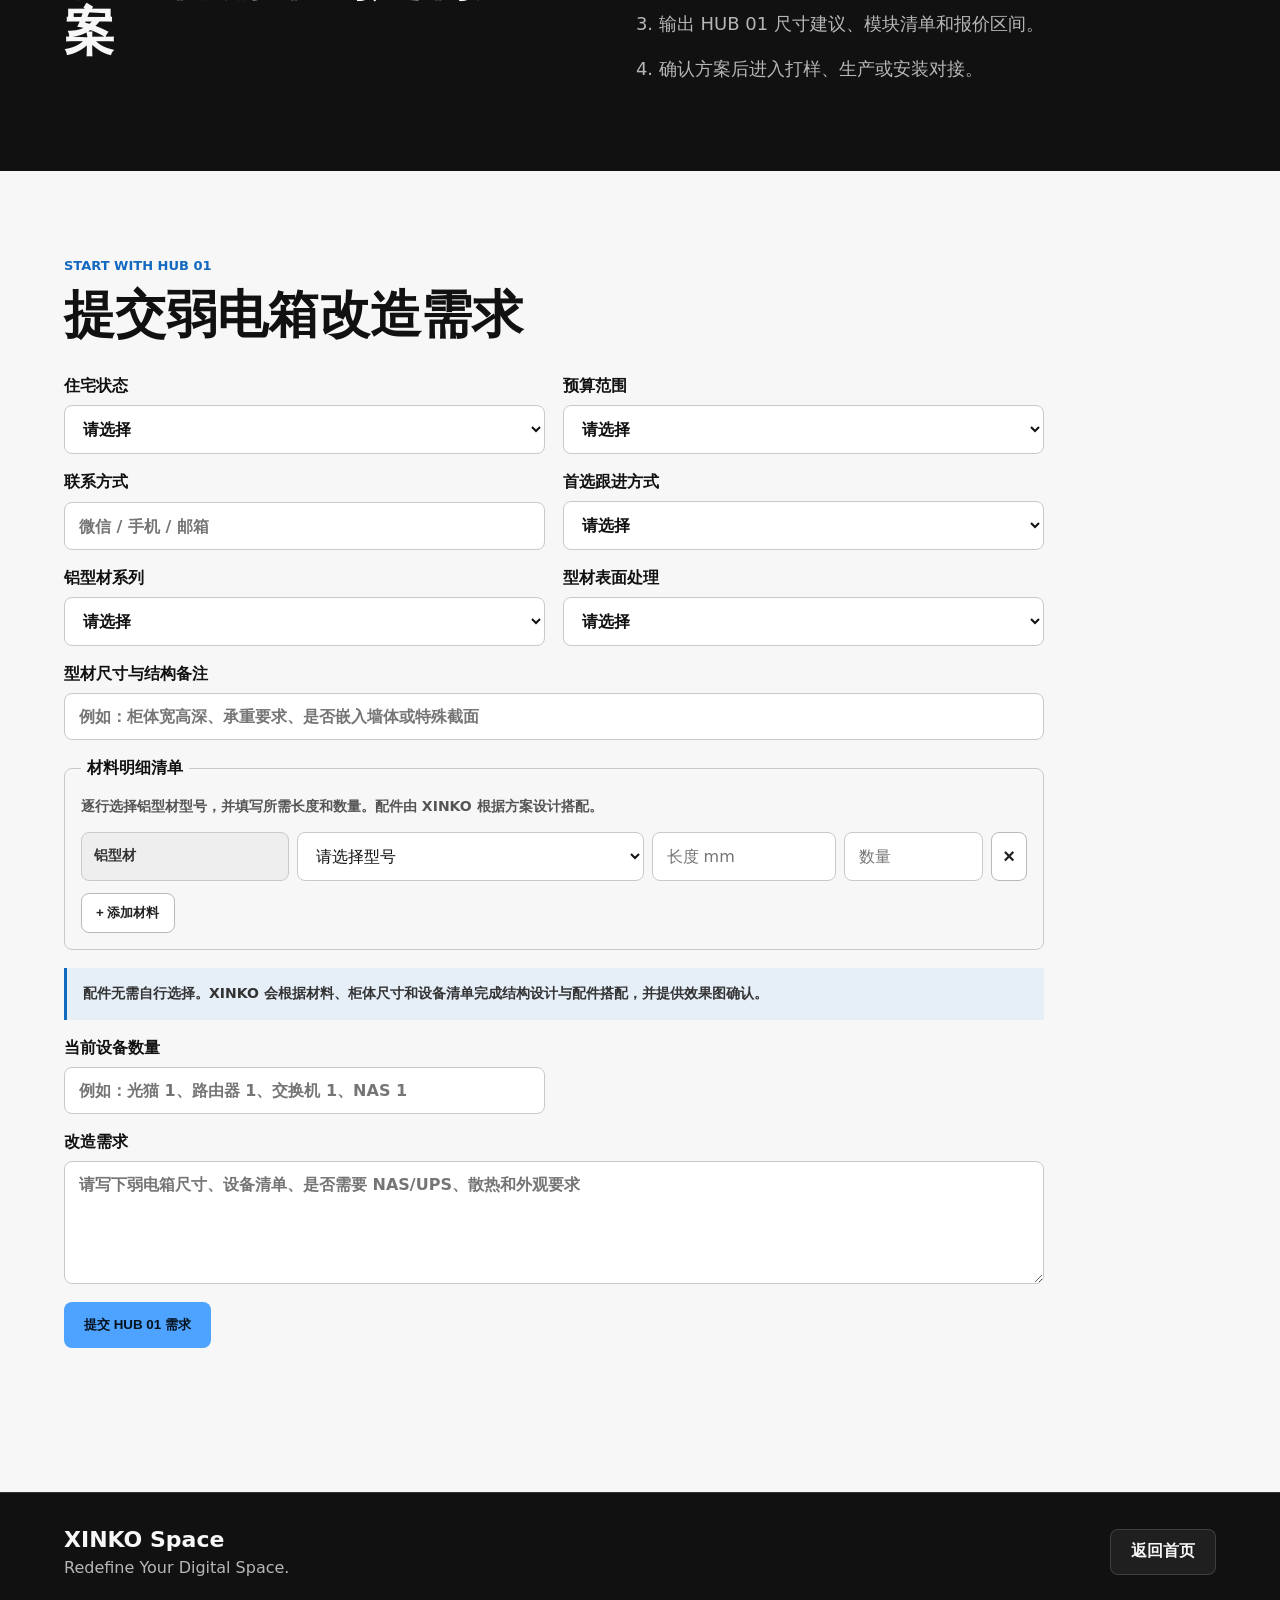
<file: hub-01.html>
<!doctype html>
<html lang="zh-CN">
  <head>
    <meta charset="utf-8" />
    <meta name="viewport" content="width=device-width, initial-scale=1" />
    <title>HUB 01 家庭网络中心 | XINKO Space</title>
    <meta
      name="description"
      content="HUB 01 替代传统弱电箱，面向光猫、路由器、交换机、智能家居网关与 NAS 的模块化家庭网络中心。"
    />
    <link rel="stylesheet" href="./styles.css" />
  </head>
  <body>
    <header class="site-header">
      <a class="brand" href="./index.html" aria-label="返回 XINKO Space 首页">
        <span class="mark" aria-hidden="true">
          <span></span><span></span><span></span><span></span>
        </span>
        <span>XINKO Space</span>
      </a>
      <nav class="nav" aria-label="主导航">
        <a href="./index.html#products">产品</a>
        <a href="./catalog.html">定制材料</a>
        <a href="#plans">尺寸</a>
        <a href="#workflow">流程</a>
        <a href="#customize">定制</a>
      </nav>
    </header>

    <main>
      <section class="hero product-hero" aria-labelledby="hub-title">
        <img src="./assets-web/hub-01-render.jpg" alt="HUB 01 家庭网络中心" />
        <div class="hero-shade"></div>
        <div class="hero-copy">
          <p class="eyebrow">HUB 01 · Home Network Center</p>
          <h1 id="hub-title">把弱电箱升级成家庭网络中心</h1>
          <p>
            隐藏理线、模块扩展、支持 NAS 与智能家居网关。为新房、旧房改造和数字家庭打造可维护的网络设备空间。
          </p>
          <div class="hero-actions">
            <a class="button primary" href="#customize">提交改造需求</a>
            <a class="button secondary" href="#workflow">查看流程</a>
          </div>
        </div>
      </section>

      <section class="section intro">
        <div>
          <p class="eyebrow">Pain Points</p>
          <h2>弱电箱不该只是一个塞满设备的铁盒</h2>
        </div>
        <p>
          光猫、路由器、交换机、智能家居网关和 NAS 越来越多，传统弱电箱常见问题是空间不足、散热差、线缆混乱、维护困难。HUB 01 把这些设备重新组织成一个可扩展系统。
        </p>
      </section>

      <section class="section products" aria-labelledby="hub-features-title">
        <div class="section-heading">
          <p class="eyebrow">Core Features</p>
          <h2 id="hub-features-title">为家庭网络设备设计的五个能力</h2>
        </div>
        <div class="case-strip feature-grid">
          <article>
            <span>01</span>
            <h3>隐藏理线</h3>
            <p>电源、网线、跳线分区收纳，维护时能快速找到每条线。</p>
          </article>
          <article>
            <span>02</span>
            <h3>模块扩展</h3>
            <p>按设备数量扩展层板、挂架、走线槽与散热组件。</p>
          </article>
          <article>
            <span>03</span>
            <h3>支持 NAS</h3>
            <p>为轻量 NAS 与备份设备预留空间，方便家庭数据中心化。</p>
          </article>
          <article>
            <span>04</span>
            <h3>家居级设计</h3>
            <p>外观适合玄关、书房、储物间，不再像临时设备堆。</p>
          </article>
          <article>
            <span>05</span>
            <h3>散热优化</h3>
            <p>预留进出风路径，降低长时间运行时的热堆积风险。</p>
          </article>
        </div>
      </section>

      <section class="section gallery-section" aria-labelledby="hub-gallery-title">
        <div class="section-heading">
          <p class="eyebrow">Gallery</p>
          <h2 id="hub-gallery-title">HUB 01 产品图集</h2>
        </div>
        <div class="gallery-grid">
          <figure>
            <img loading="lazy" src="./assets-web/hub-01-render.jpg" alt="HUB 01 家庭网络中心整体图" />
            <figcaption>整体方案</figcaption>
          </figure>
          <figure>
            <img loading="lazy" src="./assets-web/hub-01-detail.jpg" alt="HUB 01 内部理线和设备收纳细节" />
            <figcaption>内部理线</figcaption>
          </figure>
          <figure>
            <img loading="lazy" src="./assets-web/hub-01-lifestyle.jpg" alt="HUB 01 现代家庭安装场景" />
            <figcaption>家居安装</figcaption>
          </figure>
          <figure>
            <img loading="lazy" src="./assets-web/hub-01-airflow.jpg" alt="HUB 01 散热风道和模块层板" />
            <figcaption>散热风道</figcaption>
          </figure>
          <figure>
            <img loading="lazy" src="./assets-web/hub-01-retrofit.jpg" alt="HUB 01 弱电箱改造场景" />
            <figcaption>改造对比</figcaption>
          </figure>
          <figure>
            <img loading="lazy" src="./assets-web/hub-01-exploded.jpg" alt="HUB 01 模块化组件拆解" />
            <figcaption>模块拆解</figcaption>
          </figure>
        </div>
      </section>

      <section class="section size-plans" id="plans" aria-labelledby="plans-title">
        <div class="section-heading">
          <p class="eyebrow">Size Plans</p>
          <h2 id="plans-title">S / M / L 三种规划方式</h2>
        </div>
        <div class="product-grid">
          <article class="product-card">
            <p class="series">HUB 01 S</p>
            <h3>基础网络</h3>
            <p>适合光猫、路由器、少量网关和基础理线。</p>
          </article>
          <article class="product-card">
            <p class="series">HUB 01 M</p>
            <h3>全屋网络</h3>
            <p>适合交换机、多个智能家居网关、AP 与轻量 NAS。</p>
          </article>
          <article class="product-card">
            <p class="series">HUB 01 L</p>
            <h3>数字家庭中心</h3>
            <p>适合 NAS、UPS、备份设备与更完整的散热/维护空间。</p>
          </article>
        </div>
      </section>

      <section class="section content" id="workflow" aria-labelledby="workflow-title">
        <div>
          <p class="eyebrow">Workflow</p>
          <h2 id="workflow-title">从设备清单到定制方案</h2>
        </div>
        <ol class="content-list">
          <li>提交设备清单、墙面/柜体尺寸和预算范围。</li>
          <li>整理网络设备、电源、散热与后续扩展需求。</li>
          <li>输出 HUB 01 尺寸建议、模块清单和报价区间。</li>
          <li>确认方案后进入打样、生产或安装对接。</li>
        </ol>
      </section>

      <section class="section configurator" id="customize" aria-labelledby="customize-title">
        <div class="section-heading">
          <p class="eyebrow">Start With HUB 01</p>
          <h2 id="customize-title">提交弱电箱改造需求</h2>
        </div>
        <form class="inquiry-form" id="inquiryForm">
          <input type="hidden" name="product" value="HUB 01 家庭网络中心" />
          <label>
            住宅状态
            <select name="scenario" required>
              <option value="">请选择</option>
              <option>新房装修</option>
              <option>旧房改造</option>
              <option>出租屋升级</option>
              <option>工作室网络规划</option>
            </select>
          </label>
          <label>
            预算范围
            <select name="budget" required>
              <option value="">请选择</option>
              <option>1000-3000 元</option>
              <option>3000-8000 元</option>
              <option>8000 元以上</option>
            </select>
          </label>
          <label>
            联系方式
            <input name="contact" type="text" placeholder="微信 / 手机 / 邮箱" required />
          </label>
          <label>
            首选跟进方式
            <select name="followUpChannel" required>
              <option value="">请选择</option>
              <option>微信</option>
              <option>电话</option>
              <option>邮箱</option>
              <option>飞书</option>
            </select>
          </label>
          <label>
            铝型材系列
            <select name="profileSeries" required>
              <option value="">请选择</option>
              <option>2020</option>
              <option>2040</option>
              <option>3030</option>
              <option>4040</option>
              <option>4080</option>
              <option>需要建议</option>
              <option>其他定制规格</option>
            </select>
          </label>
          <label>
            型材表面处理
            <select name="profileFinish" required>
              <option value="">请选择</option>
              <option>黑色阳极氧化</option>
              <option>银白色阳极氧化</option>
              <option>喷涂定制色</option>
              <option>需要建议</option>
            </select>
          </label>
          <label class="wide">
            型材尺寸与结构备注
            <input name="profileNotes" type="text" placeholder="例如：柜体宽高深、承重要求、是否嵌入墙体或特殊截面" />
          </label>
          <p class="wide form-guidance">配件无需自行选择。XINKO 会根据材料、柜体尺寸和设备清单完成结构设计与配件搭配，并提供效果图确认。</p>
          <label>
            当前设备数量
            <input name="deviceCount" type="text" placeholder="例如：光猫 1、路由器 1、交换机 1、NAS 1" />
          </label>
          <label class="wide">
            改造需求
            <textarea
              name="needs"
              rows="5"
              placeholder="请写下弱电箱尺寸、设备清单、是否需要 NAS/UPS、散热和外观要求"
              required
            ></textarea>
          </label>
          <button class="button primary form-button" type="submit">提交 HUB 01 需求</button>
          <p class="form-note" id="formNote" role="status"></p>
        </form>
      </section>
    </main>

    <footer class="footer">
      <div>
        <p class="brand-line">XINKO Space</p>
        <p>Redefine Your Digital Space.</p>
      </div>
      <a class="button secondary" href="./index.html">返回首页</a>
    </footer>

    <script src="./config.js"></script>
    <script src="./script.js"></script>
  </body>
</html>
</file>
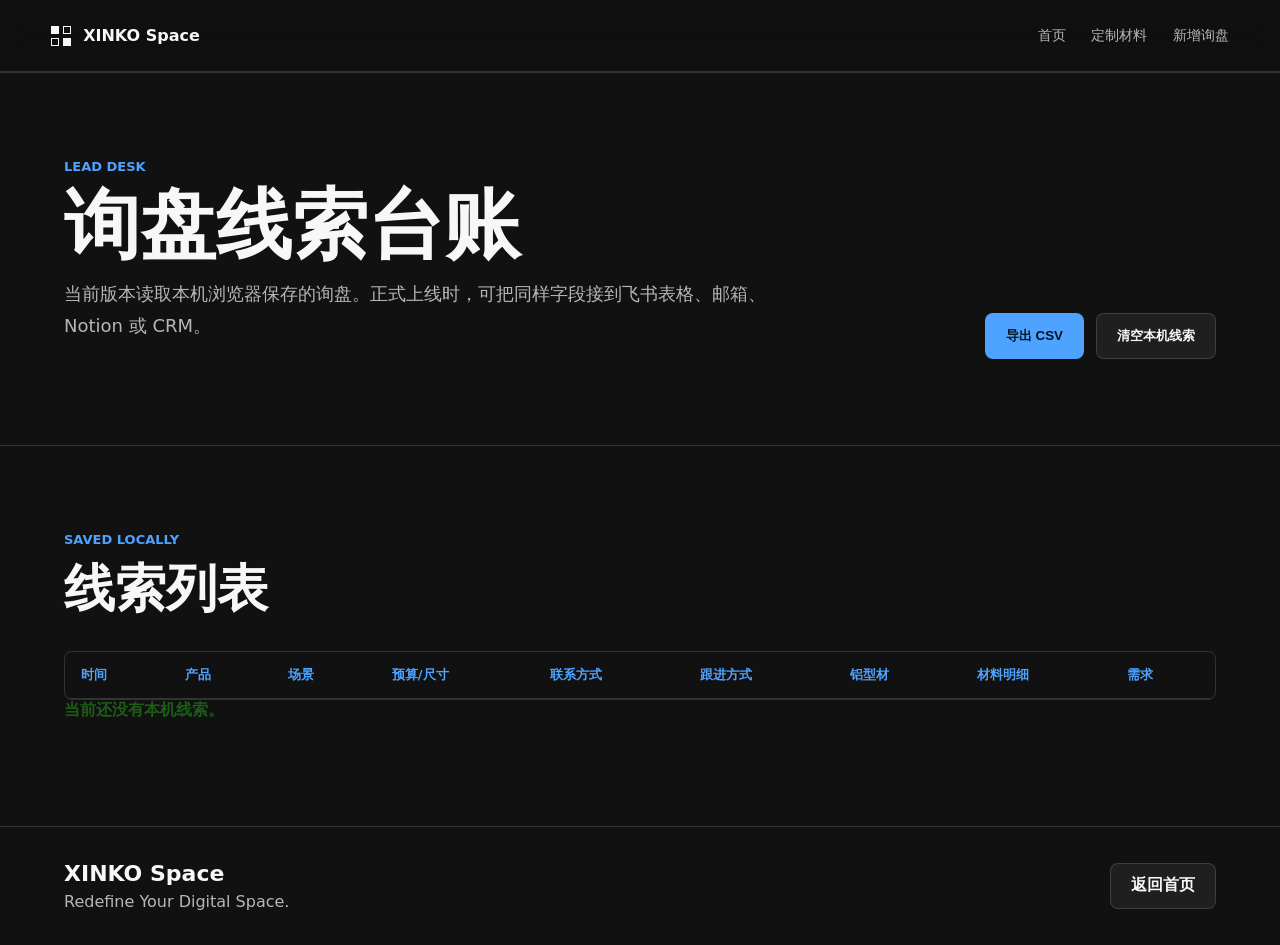
<file: inquiries.html>
<!doctype html>
<html lang="zh-CN">
  <head>
    <meta charset="utf-8" />
    <meta name="viewport" content="width=device-width, initial-scale=1" />
    <title>询盘线索台账 | XINKO Space</title>
    <meta name="description" content="XINKO Space 本地询盘线索台账，用于上线前验证表单和导出 CSV。" />
    <link rel="stylesheet" href="./styles.css" />
  </head>
  <body>
    <header class="site-header">
      <a class="brand" href="./index.html" aria-label="返回 XINKO Space 首页">
        <span class="mark" aria-hidden="true"><span></span><span></span><span></span><span></span></span>
        <span>XINKO Space</span>
      </a>
      <nav class="nav" aria-label="主导航">
        <a href="./index.html">首页</a>
        <a href="./catalog.html">定制材料</a>
        <a href="./index.html#customize">新增询盘</a>
      </nav>
    </header>

    <main class="dashboard-page">
      <section class="section dashboard-head">
        <div>
          <p class="eyebrow">Lead Desk</p>
          <h1>询盘线索台账</h1>
          <p>当前版本读取本机浏览器保存的询盘。正式上线时，可把同样字段接到飞书表格、邮箱、Notion 或 CRM。</p>
        </div>
        <div class="dashboard-actions">
          <button class="button primary" id="exportCsv" type="button">导出 CSV</button>
          <button class="button secondary" id="clearLeads" type="button">清空本机线索</button>
        </div>
      </section>

      <section class="section lead-section" aria-labelledby="lead-title">
        <div class="section-heading">
          <p class="eyebrow">Saved Locally</p>
          <h2 id="lead-title">线索列表</h2>
        </div>
        <div class="table-wrap">
          <table class="lead-table">
            <thead>
              <tr>
                <th>时间</th>
                <th>产品</th>
                <th>场景</th>
                <th>预算/尺寸</th>
                <th>联系方式</th>
                <th>跟进方式</th>
                <th>铝型材</th>
                <th>材料明细</th>
                <th>需求</th>
              </tr>
            </thead>
            <tbody id="leadRows"></tbody>
          </table>
        </div>
        <p class="form-note" id="leadNote" role="status"></p>
      </section>
    </main>

    <footer class="footer">
      <div><p class="brand-line">XINKO Space</p><p>Redefine Your Digital Space.</p></div>
      <a class="button secondary" href="./index.html">返回首页</a>
    </footer>

    <script src="./leads.js"></script>
  </body>
</html>
</file>
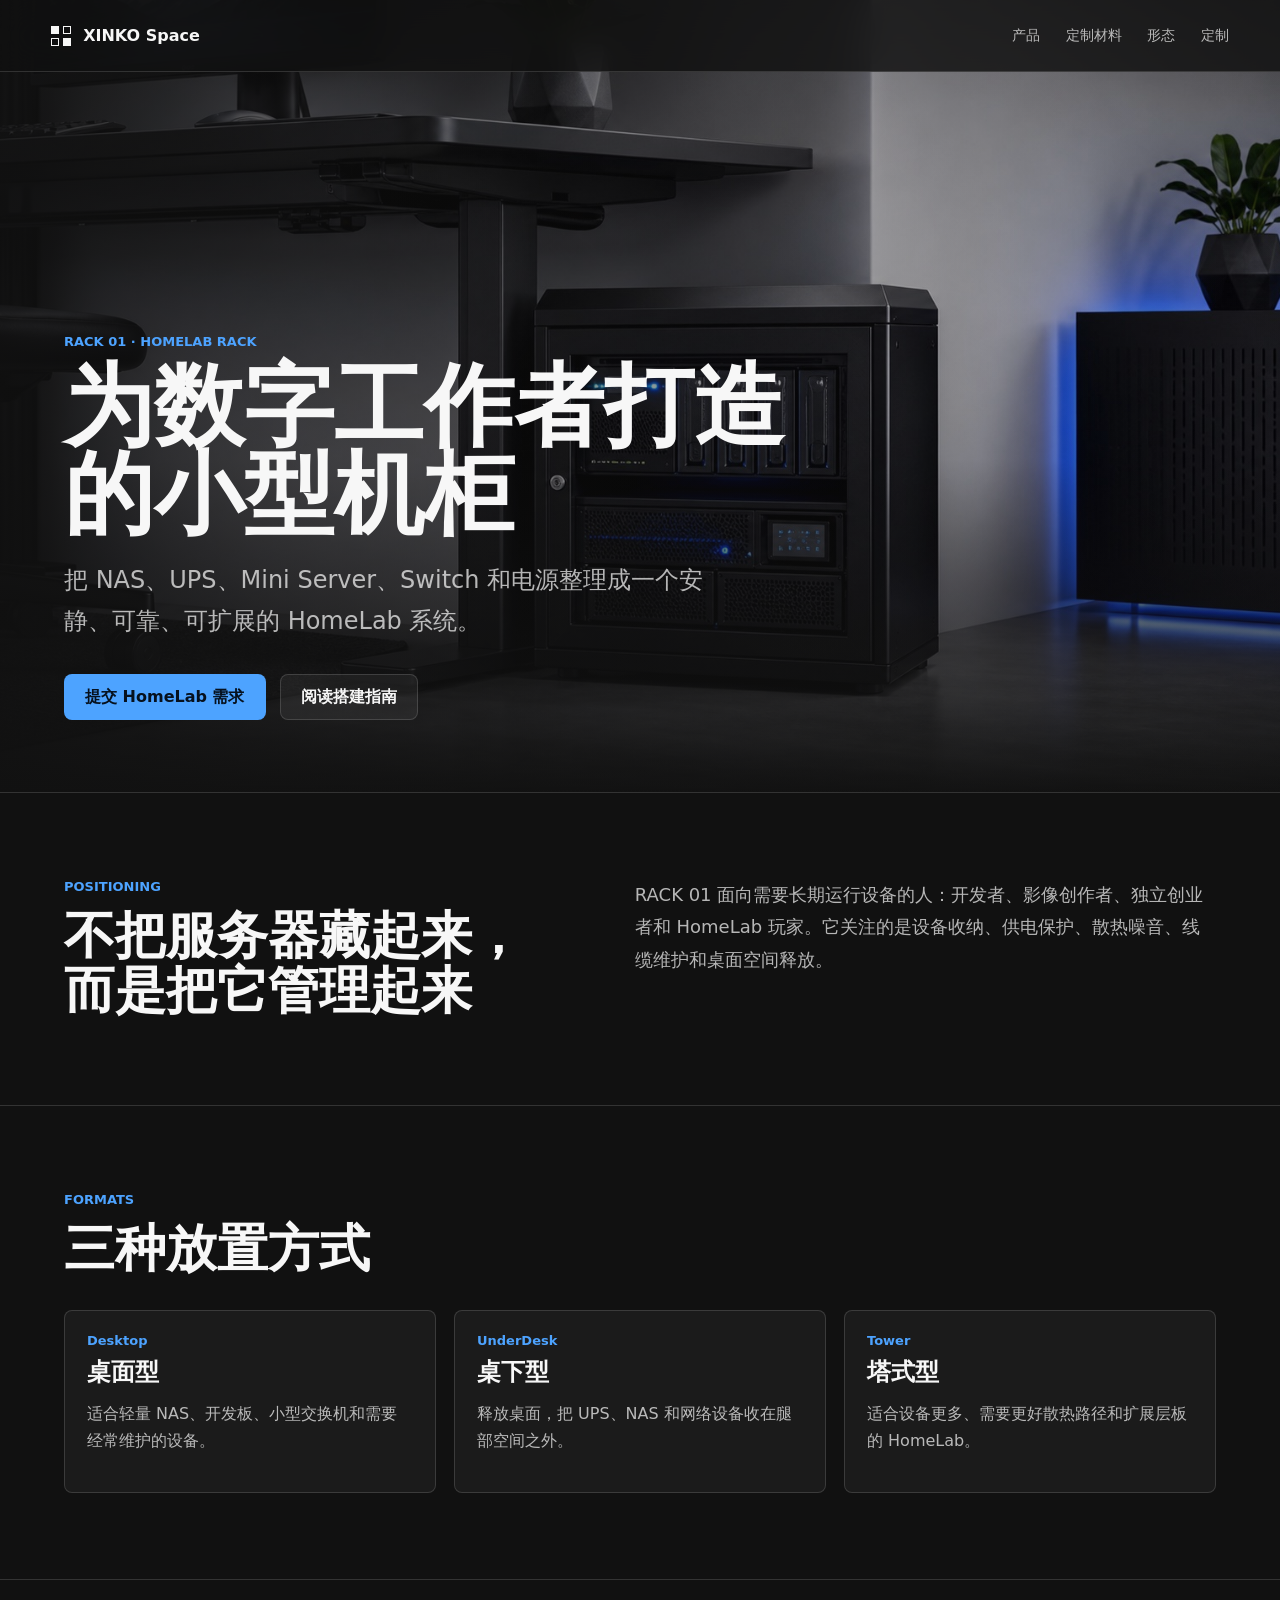
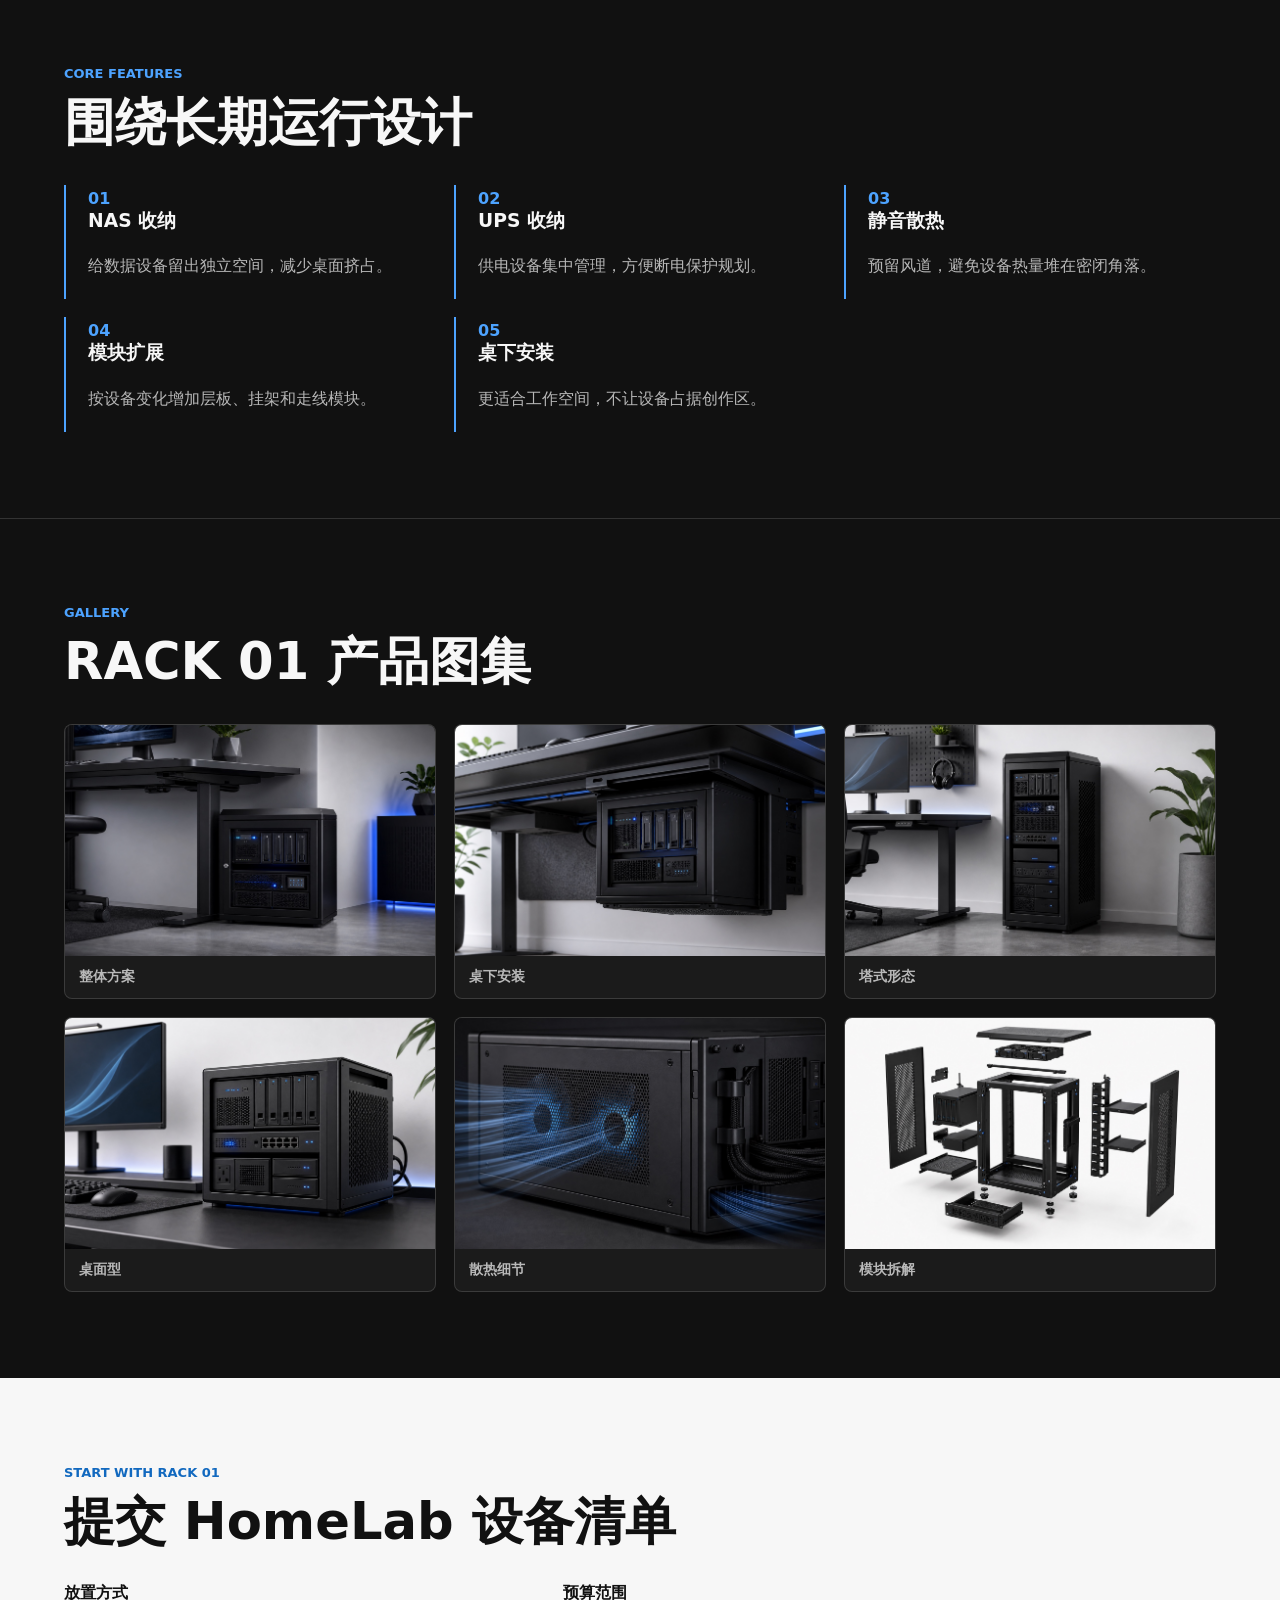
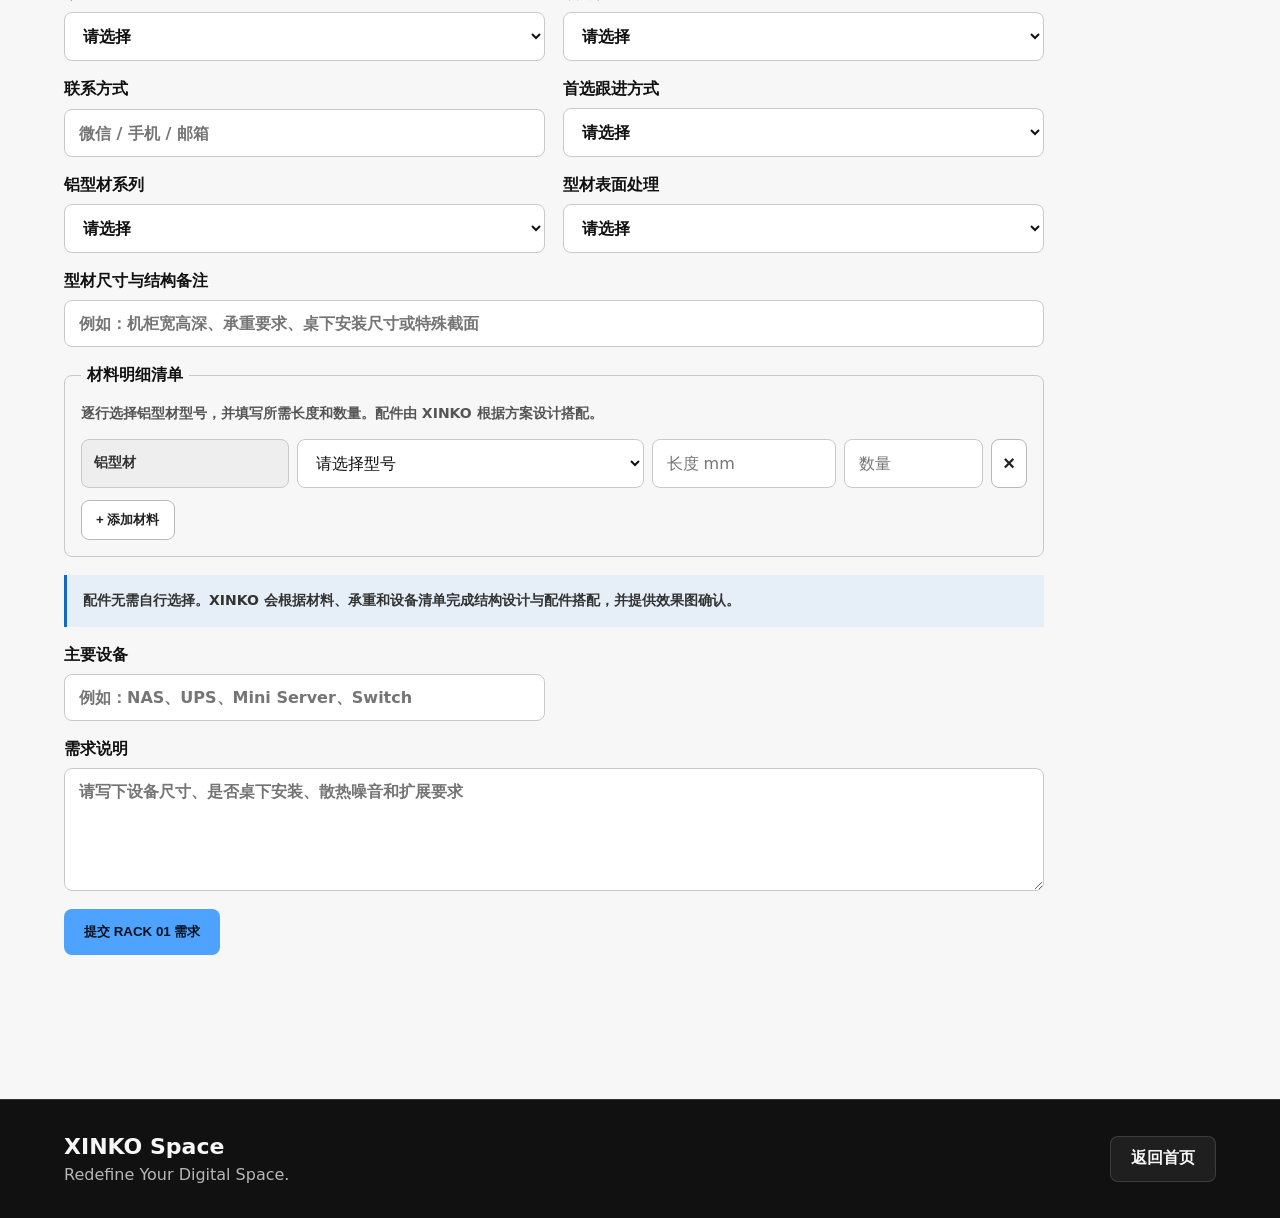
<file: rack-01.html>
<!doctype html>
<html lang="zh-CN">
  <head>
    <meta charset="utf-8" />
    <meta name="viewport" content="width=device-width, initial-scale=1" />
    <title>RACK 01 HomeLab Rack | XINKO Space</title>
    <meta
      name="description"
      content="RACK 01 为 NAS、UPS、Mini Server 与交换机打造桌面和桌下可用的 HomeLab 机柜。"
    />
    <link rel="stylesheet" href="./styles.css" />
  </head>
  <body>
    <header class="site-header">
      <a class="brand" href="./index.html" aria-label="返回 XINKO Space 首页">
        <span class="mark" aria-hidden="true"><span></span><span></span><span></span><span></span></span>
        <span>XINKO Space</span>
      </a>
      <nav class="nav" aria-label="主导航">
        <a href="./index.html#products">产品</a>
        <a href="./catalog.html">定制材料</a>
        <a href="#formats">形态</a>
        <a href="#customize">定制</a>
      </nav>
    </header>

    <main>
      <section class="hero product-hero" aria-labelledby="rack-title">
        <img src="./assets-web/rack-01-render.jpg" alt="RACK 01 HomeLab Rack" />
        <div class="hero-shade"></div>
        <div class="hero-copy">
          <p class="eyebrow">RACK 01 · HomeLab Rack</p>
          <h1 id="rack-title">为数字工作者打造的小型机柜</h1>
          <p>把 NAS、UPS、Mini Server、Switch 和电源整理成一个安静、可靠、可扩展的 HomeLab 系统。</p>
          <div class="hero-actions">
            <a class="button primary" href="#customize">提交 HomeLab 需求</a>
            <a class="button secondary" href="./blog-homelab-guide.html">阅读搭建指南</a>
          </div>
        </div>
      </section>

      <section class="section intro">
        <div>
          <p class="eyebrow">Positioning</p>
          <h2>不把服务器藏起来，而是把它管理起来</h2>
        </div>
        <p>
          RACK 01 面向需要长期运行设备的人：开发者、影像创作者、独立创业者和 HomeLab 玩家。它关注的是设备收纳、供电保护、散热噪音、线缆维护和桌面空间释放。
        </p>
      </section>

      <section class="section products" id="formats" aria-labelledby="rack-formats-title">
        <div class="section-heading">
          <p class="eyebrow">Formats</p>
          <h2 id="rack-formats-title">三种放置方式</h2>
        </div>
        <div class="product-grid">
          <article class="product-card">
            <p class="series">Desktop</p>
            <h3>桌面型</h3>
            <p>适合轻量 NAS、开发板、小型交换机和需要经常维护的设备。</p>
          </article>
          <article class="product-card">
            <p class="series">UnderDesk</p>
            <h3>桌下型</h3>
            <p>释放桌面，把 UPS、NAS 和网络设备收在腿部空间之外。</p>
          </article>
          <article class="product-card">
            <p class="series">Tower</p>
            <h3>塔式型</h3>
            <p>适合设备更多、需要更好散热路径和扩展层板的 HomeLab。</p>
          </article>
        </div>
      </section>

      <section class="section cases">
        <div class="section-heading">
          <p class="eyebrow">Core Features</p>
          <h2>围绕长期运行设计</h2>
        </div>
        <div class="case-strip feature-grid">
          <article><span>01</span><h3>NAS 收纳</h3><p>给数据设备留出独立空间，减少桌面挤占。</p></article>
          <article><span>02</span><h3>UPS 收纳</h3><p>供电设备集中管理，方便断电保护规划。</p></article>
          <article><span>03</span><h3>静音散热</h3><p>预留风道，避免设备热量堆在密闭角落。</p></article>
          <article><span>04</span><h3>模块扩展</h3><p>按设备变化增加层板、挂架和走线模块。</p></article>
          <article><span>05</span><h3>桌下安装</h3><p>更适合工作空间，不让设备占据创作区。</p></article>
        </div>
      </section>

      <section class="section gallery-section" aria-labelledby="rack-gallery-title">
        <div class="section-heading">
          <p class="eyebrow">Gallery</p>
          <h2 id="rack-gallery-title">RACK 01 产品图集</h2>
        </div>
        <div class="gallery-grid">
          <figure>
            <img loading="lazy" src="./assets-web/rack-01-render.jpg" alt="RACK 01 HomeLab Rack 整体图" />
            <figcaption>整体方案</figcaption>
          </figure>
          <figure>
            <img loading="lazy" src="./assets-web/rack-01-underdesk.jpg" alt="RACK 01 桌下安装场景" />
            <figcaption>桌下安装</figcaption>
          </figure>
          <figure>
            <img loading="lazy" src="./assets-web/rack-01-tower.jpg" alt="RACK 01 塔式 HomeLab 场景" />
            <figcaption>塔式形态</figcaption>
          </figure>
          <figure>
            <img loading="lazy" src="./assets-web/rack-01-desktop.jpg" alt="RACK 01 桌面型 HomeLab 机柜" />
            <figcaption>桌面型</figcaption>
          </figure>
          <figure>
            <img loading="lazy" src="./assets-web/rack-01-cooling.jpg" alt="RACK 01 静音散热与理线细节" />
            <figcaption>散热细节</figcaption>
          </figure>
          <figure>
            <img loading="lazy" src="./assets-web/rack-01-exploded.jpg" alt="RACK 01 模块化组件拆解" />
            <figcaption>模块拆解</figcaption>
          </figure>
        </div>
      </section>

      <section class="section configurator" id="customize" aria-labelledby="rack-customize-title">
        <div class="section-heading">
          <p class="eyebrow">Start With RACK 01</p>
          <h2 id="rack-customize-title">提交 HomeLab 设备清单</h2>
        </div>
        <form class="inquiry-form" id="inquiryForm">
          <input type="hidden" name="product" value="RACK 01 HomeLab Rack" />
          <label>
            放置方式
            <select name="scenario" required>
              <option value="">请选择</option>
              <option>桌面型</option>
              <option>桌下型</option>
              <option>塔式型</option>
              <option>不确定，需要建议</option>
            </select>
          </label>
          <label>
            预算范围
            <select name="budget" required>
              <option value="">请选择</option>
              <option>3000-8000 元</option>
              <option>8000-15000 元</option>
              <option>15000 元以上</option>
            </select>
          </label>
          <label>
            联系方式
            <input name="contact" type="text" placeholder="微信 / 手机 / 邮箱" required />
          </label>
          <label>
            首选跟进方式
            <select name="followUpChannel" required>
              <option value="">请选择</option>
              <option>微信</option>
              <option>电话</option>
              <option>邮箱</option>
              <option>飞书</option>
            </select>
          </label>
          <label>
            铝型材系列
            <select name="profileSeries" required>
              <option value="">请选择</option>
              <option>2020</option>
              <option>2040</option>
              <option>3030</option>
              <option>4040</option>
              <option>4080</option>
              <option>需要建议</option>
              <option>其他定制规格</option>
            </select>
          </label>
          <label>
            型材表面处理
            <select name="profileFinish" required>
              <option value="">请选择</option>
              <option>黑色阳极氧化</option>
              <option>银白色阳极氧化</option>
              <option>喷涂定制色</option>
              <option>需要建议</option>
            </select>
          </label>
          <label class="wide">
            型材尺寸与结构备注
            <input name="profileNotes" type="text" placeholder="例如：机柜宽高深、承重要求、桌下安装尺寸或特殊截面" />
          </label>
          <p class="wide form-guidance">配件无需自行选择。XINKO 会根据材料、承重和设备清单完成结构设计与配件搭配，并提供效果图确认。</p>
          <label>
            主要设备
            <input name="deviceCount" type="text" placeholder="例如：NAS、UPS、Mini Server、Switch" />
          </label>
          <label class="wide">
            需求说明
            <textarea name="needs" rows="5" placeholder="请写下设备尺寸、是否桌下安装、散热噪音和扩展要求" required></textarea>
          </label>
          <button class="button primary form-button" type="submit">提交 RACK 01 需求</button>
          <p class="form-note" id="formNote" role="status"></p>
        </form>
      </section>
    </main>

    <footer class="footer">
      <div><p class="brand-line">XINKO Space</p><p>Redefine Your Digital Space.</p></div>
      <a class="button secondary" href="./index.html">返回首页</a>
    </footer>
    <script src="./config.js"></script>
    <script src="./script.js"></script>
  </body>
</html>
</file>
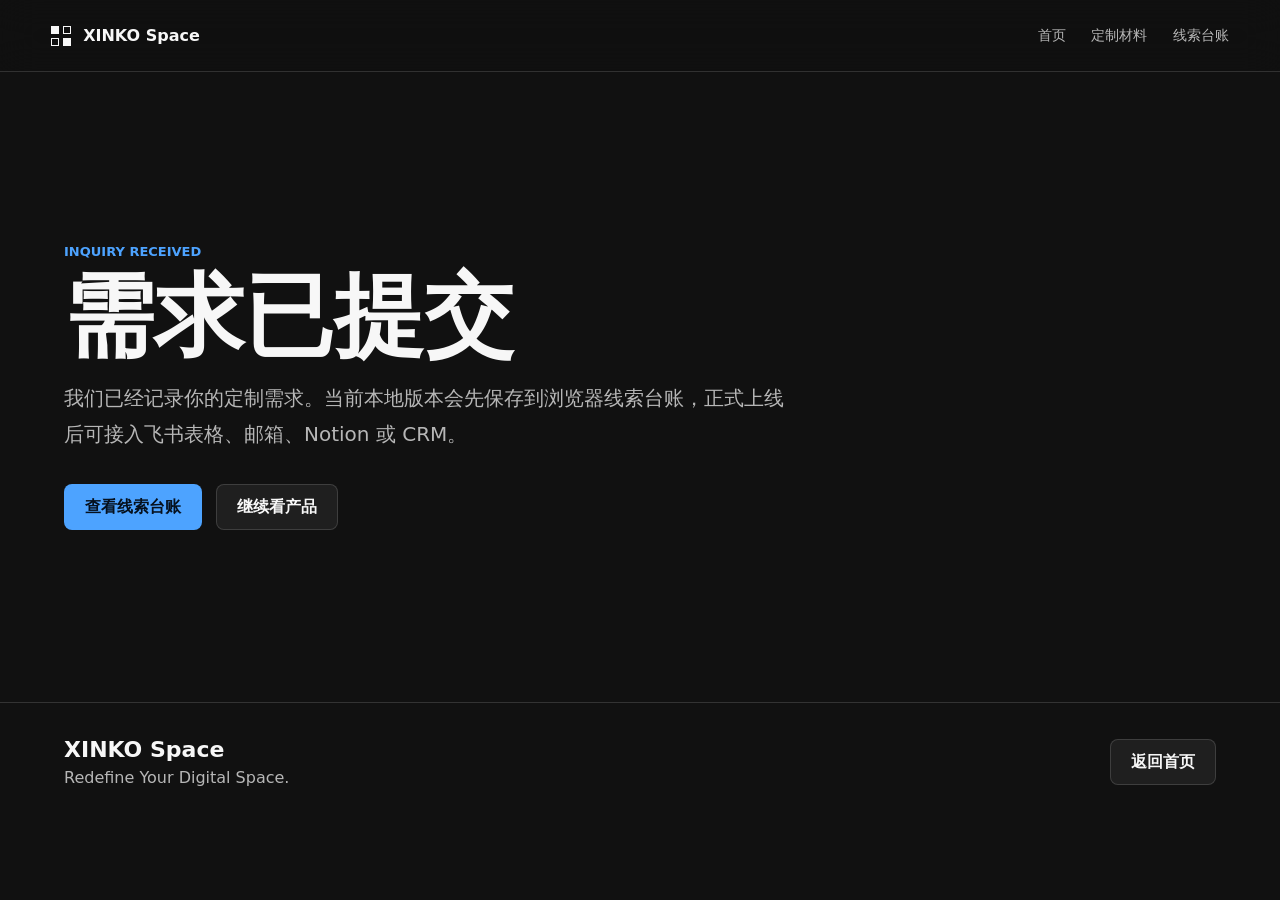
<file: thanks.html>
<!doctype html>
<html lang="zh-CN">
  <head>
    <meta charset="utf-8" />
    <meta name="viewport" content="width=device-width, initial-scale=1" />
    <title>需求已提交 | XINKO Space</title>
    <meta name="description" content="XINKO Space 已收到你的定制需求。" />
    <link rel="stylesheet" href="./styles.css" />
  </head>
  <body>
    <header class="site-header">
      <a class="brand" href="./index.html" aria-label="返回 XINKO Space 首页">
        <span class="mark" aria-hidden="true"><span></span><span></span><span></span><span></span></span>
        <span>XINKO Space</span>
      </a>
      <nav class="nav" aria-label="主导航">
        <a href="./index.html">首页</a>
        <a href="./catalog.html">定制材料</a>
        <a href="./inquiries.html">线索台账</a>
      </nav>
    </header>

    <main class="thanks-page">
      <section class="section thanks-panel">
        <p class="eyebrow">Inquiry Received</p>
        <h1>需求已提交</h1>
        <p>
          我们已经记录你的定制需求。当前本地版本会先保存到浏览器线索台账，正式上线后可接入飞书表格、邮箱、Notion 或 CRM。
        </p>
        <div class="hero-actions">
          <a class="button primary" href="./inquiries.html">查看线索台账</a>
          <a class="button secondary" href="./index.html#products">继续看产品</a>
        </div>
      </section>
    </main>

    <footer class="footer">
      <div><p class="brand-line">XINKO Space</p><p>Redefine Your Digital Space.</p></div>
      <a class="button secondary" href="./index.html">返回首页</a>
    </footer>
  </body>
</html>
</file>
<file: styles.css>
:root {
  --space-black: #111111;
  --graphite: #333333;
  --snow: #f7f7f7;
  --blue: #4da3ff;
  --line: rgba(255, 255, 255, 0.14);
  --muted: rgba(247, 247, 247, 0.72);
  --panel: #1b1b1b;
  color-scheme: dark;
}

* {
  box-sizing: border-box;
}

html {
  scroll-behavior: smooth;
}

body {
  margin: 0;
  font-family: Inter, ui-sans-serif, system-ui, -apple-system, BlinkMacSystemFont, "Segoe UI",
    "PingFang SC", "Hiragino Sans GB", "Microsoft YaHei", sans-serif;
  background: var(--space-black);
  color: var(--snow);
  letter-spacing: 0;
}

a {
  color: inherit;
  text-decoration: none;
}

.site-header {
  position: fixed;
  z-index: 20;
  top: 0;
  left: 0;
  right: 0;
  display: flex;
  align-items: center;
  justify-content: space-between;
  gap: 24px;
  min-height: 72px;
  padding: 16px clamp(20px, 4vw, 56px);
  border-bottom: 1px solid var(--line);
  background: rgba(17, 17, 17, 0.82);
  backdrop-filter: blur(18px);
}

.brand {
  display: inline-flex;
  align-items: center;
  gap: 12px;
  min-width: max-content;
  font-weight: 800;
}

.mark {
  display: grid;
  grid-template-columns: repeat(2, 8px);
  gap: 4px;
}

.mark span {
  width: 8px;
  height: 8px;
  background: var(--snow);
}

.mark span:nth-child(2),
.mark span:nth-child(3) {
  background: transparent;
  border: 1px solid var(--snow);
}

.nav {
  display: flex;
  align-items: center;
  gap: clamp(14px, 2vw, 28px);
  color: var(--muted);
  font-size: 14px;
}

.nav a:hover {
  color: var(--blue);
}

.hero {
  position: relative;
  min-height: 92vh;
  display: grid;
  align-items: end;
  overflow: hidden;
  padding: 120px clamp(20px, 5vw, 72px) 72px;
}

.hero img {
  position: absolute;
  inset: 0;
  width: 100%;
  height: 100%;
  object-fit: cover;
  object-position: center;
}

.hero-shade {
  position: absolute;
  inset: 0;
  background:
    linear-gradient(90deg, rgba(17, 17, 17, 0.88), rgba(17, 17, 17, 0.44) 46%, rgba(17, 17, 17, 0.18)),
    linear-gradient(0deg, rgba(17, 17, 17, 0.98), rgba(17, 17, 17, 0.02) 42%);
}

.hero-copy {
  position: relative;
  z-index: 1;
  max-width: 780px;
}

.eyebrow {
  margin: 0 0 14px;
  color: var(--blue);
  font-size: 13px;
  font-weight: 800;
  text-transform: uppercase;
}

h1,
h2,
h3,
p {
  margin-top: 0;
}

h1 {
  margin-bottom: 22px;
  font-size: clamp(42px, 7vw, 92px);
  line-height: 0.98;
}

.hero-copy p:not(.eyebrow) {
  max-width: 650px;
  color: var(--muted);
  font-size: clamp(17px, 2.1vw, 24px);
  line-height: 1.7;
}

.hero-actions {
  display: flex;
  flex-wrap: wrap;
  gap: 14px;
  margin-top: 32px;
}

.button {
  display: inline-flex;
  align-items: center;
  justify-content: center;
  min-height: 46px;
  padding: 0 20px;
  border: 1px solid transparent;
  border-radius: 8px;
  font-weight: 800;
  cursor: pointer;
}

.primary {
  background: var(--blue);
  color: #06111e;
}

.secondary {
  border-color: var(--line);
  color: var(--snow);
  background: rgba(255, 255, 255, 0.06);
}

.section {
  padding: 86px clamp(20px, 5vw, 72px);
  border-top: 1px solid var(--line);
}

.section-heading {
  max-width: 860px;
  margin-bottom: 34px;
}

.section[id] {
  scroll-margin-top: 72px;
}

.section h2 {
  max-width: 760px;
  font-size: clamp(28px, 4vw, 54px);
  line-height: 1.08;
  margin-bottom: 0;
}

.intro,
.content {
  display: grid;
  grid-template-columns: minmax(0, 0.85fr) minmax(280px, 1fr);
  gap: clamp(28px, 6vw, 80px);
  align-items: start;
}

.intro > p,
.content-list {
  color: var(--muted);
  font-size: 18px;
  line-height: 1.8;
}

.product-grid {
  display: grid;
  grid-template-columns: repeat(3, minmax(0, 1fr));
  gap: 18px;
}

.four-grid {
  grid-template-columns: repeat(4, minmax(0, 1fr));
}

.product-card {
  border: 1px solid var(--line);
  border-radius: 8px;
  padding: 22px;
  background: var(--panel);
}

.product-image {
  display: block;
  width: 100%;
  aspect-ratio: 16 / 10;
  object-fit: cover;
  border-radius: 8px;
  margin-bottom: 22px;
  border: 1px solid rgba(255, 255, 255, 0.1);
  background: #242424;
}

.product-visual {
  position: relative;
  height: 180px;
  margin-bottom: 22px;
  overflow: hidden;
  border-radius: 8px;
  background: #242424;
}

.product-visual::before {
  content: "";
  position: absolute;
  inset: 18px;
  border: 1px solid rgba(77, 163, 255, 0.34);
}

.hub-visual span,
.rack-visual span,
.workstation-visual span {
  position: absolute;
  display: block;
  background: #101010;
  border: 1px solid rgba(247, 247, 247, 0.18);
  box-shadow: inset 0 0 0 1px rgba(77, 163, 255, 0.08);
}

.hub-visual span:nth-child(1) {
  left: 34px;
  top: 44px;
  width: 52%;
  height: 76px;
}

.hub-visual span:nth-child(2) {
  right: 34px;
  top: 62px;
  width: 22%;
  height: 40px;
  background: var(--blue);
}

.hub-visual span:nth-child(3) {
  left: 34px;
  bottom: 34px;
  width: 70%;
  height: 8px;
}

.rack-visual span {
  left: 26%;
  width: 48%;
  height: 24px;
}

.rack-visual span:nth-child(1) { top: 38px; }
.rack-visual span:nth-child(2) { top: 72px; }
.rack-visual span:nth-child(3) { top: 106px; }
.rack-visual span:nth-child(4) {
  top: 140px;
  background: var(--blue);
}

.workstation-visual span:nth-child(1) {
  left: 14%;
  top: 74px;
  width: 72%;
  height: 14px;
}

.workstation-visual span:nth-child(2),
.workstation-visual span:nth-child(3) {
  top: 88px;
  width: 10px;
  height: 64px;
}

.workstation-visual span:nth-child(2) { left: 25%; }
.workstation-visual span:nth-child(3) { right: 25%; }
.workstation-visual span:nth-child(4) {
  left: 32%;
  top: 38px;
  width: 36%;
  height: 26px;
  background: var(--blue);
}

.series {
  margin-bottom: 8px;
  color: var(--blue);
  font-size: 13px;
  font-weight: 800;
}

.product-card h3 {
  font-size: 24px;
  margin-bottom: 12px;
}

.product-card p:not(.series),
.product-card li,
.case-strip p {
  color: var(--muted);
  line-height: 1.7;
}

.product-card ul {
  display: flex;
  flex-wrap: wrap;
  gap: 8px;
  padding: 0;
  margin: 22px 0 0;
  list-style: none;
}

.text-link {
  display: inline-flex;
  margin-top: 20px;
  color: var(--blue);
  font-weight: 900;
}

.product-hero {
  min-height: 88vh;
}

.feature-grid {
  grid-template-columns: repeat(5, minmax(0, 1fr));
}

.size-plans {
  background: #171717;
}

.product-card li {
  padding: 6px 10px;
  border: 1px solid var(--line);
  border-radius: 999px;
  font-size: 13px;
}

.configurator {
  background: #f7f7f7;
  color: #111111;
}

.configurator .eyebrow {
  color: #1269bf;
}

.inquiry-form {
  display: grid;
  grid-template-columns: repeat(2, minmax(0, 1fr));
  gap: 18px;
  max-width: 980px;
}

label {
  display: grid;
  gap: 8px;
  font-weight: 800;
}

.wide,
.form-note {
  grid-column: 1 / -1;
}

input,
select,
textarea {
  width: 100%;
  border: 1px solid #c9c9c9;
  border-radius: 8px;
  padding: 13px 14px;
  background: #ffffff;
  color: #111111;
  font: inherit;
}

textarea {
  resize: vertical;
}

.option-fieldset {
  margin: 0;
  border: 1px solid #c9c9c9;
  border-radius: 8px;
  padding: 16px;
}

.option-fieldset legend {
  padding: 0 6px;
  font-weight: 800;
}

.field-help {
  margin-bottom: 14px;
  color: #555555;
  font-size: 14px;
  font-weight: 600;
  line-height: 1.6;
}

.material-list {
  display: grid;
  gap: 10px;
}

.material-row {
  display: grid;
  grid-template-columns: 0.9fr 1.5fr 0.8fr 0.6fr 36px;
  gap: 8px;
}

.material-type {
  display: flex;
  align-items: center;
  padding: 0 12px;
  border: 1px solid #c9c9c9;
  border-radius: 8px;
  background: #eeeeee;
  color: #333333;
  font-size: 14px;
  font-weight: 800;
}

.material-row input,
.material-row select {
  min-width: 0;
}

.material-add,
.material-remove {
  border: 1px solid #b9b9b9;
  border-radius: 8px;
  background: #ffffff;
  color: #222222;
  cursor: pointer;
  font-weight: 800;
}

.material-add {
  margin-top: 12px;
  padding: 10px 14px;
}

.material-remove {
  min-height: 42px;
  font-size: 20px;
}

.checkbox-grid {
  display: grid;
  grid-template-columns: repeat(4, minmax(0, 1fr));
  gap: 12px;
}

.checkbox-grid label {
  display: flex;
  align-items: center;
  gap: 8px;
  color: #333333;
  font-size: 14px;
  font-weight: 700;
}

.checkbox-grid input {
  width: 16px;
  height: 16px;
  margin: 0;
  accent-color: var(--blue);
}

.form-guidance {
  margin: 0;
  padding: 14px 16px;
  border-left: 3px solid #1269bf;
  background: rgba(77, 163, 255, 0.1);
  color: #333333;
  font-size: 14px;
  font-weight: 700;
  line-height: 1.7;
}

.form-button {
  width: fit-content;
  border: 0;
}

.form-note {
  min-height: 24px;
  color: #1b5d15;
  font-weight: 800;
}

.case-strip {
  display: grid;
  grid-template-columns: repeat(3, minmax(0, 1fr));
  gap: 18px;
}

.case-strip article {
  border-left: 2px solid var(--blue);
  padding: 4px 0 4px 22px;
}

.case-strip span {
  color: var(--blue);
  font-weight: 900;
}

.gallery-grid {
  display: grid;
  grid-template-columns: repeat(3, minmax(0, 1fr));
  gap: 18px;
}

.compact-gallery {
  grid-template-columns: repeat(6, minmax(0, 1fr));
}

.full-gallery {
  grid-template-columns: repeat(6, minmax(0, 1fr));
}

.gallery-grid figure {
  margin: 0;
  border: 1px solid var(--line);
  border-radius: 8px;
  overflow: hidden;
  background: var(--panel);
}

.gallery-grid img {
  display: block;
  width: 100%;
  aspect-ratio: 16 / 10;
  object-fit: cover;
}

.gallery-grid figcaption {
  padding: 12px 14px;
  color: var(--muted);
  font-size: 14px;
  font-weight: 800;
}

.content-list {
  margin: 0;
  padding-left: 24px;
}

.content-list li + li {
  margin-top: 12px;
}

.article-page {
  padding: 132px clamp(20px, 5vw, 72px) 72px;
}

.article {
  max-width: 880px;
  margin: 0 auto;
}

.article h1 {
  font-size: clamp(40px, 6vw, 76px);
  margin-bottom: 22px;
}

.article h2 {
  margin-top: 46px;
  font-size: clamp(24px, 3vw, 36px);
}

.article p,
.article li {
  color: var(--muted);
  font-size: 18px;
  line-height: 1.85;
}

.article-lead {
  font-size: 21px;
}

.article img {
  display: block;
  width: 100%;
  margin: 34px 0 8px;
  border-radius: 8px;
  border: 1px solid var(--line);
}

.article-cta {
  margin-top: 54px;
  padding: 28px;
  border: 1px solid var(--line);
  border-radius: 8px;
  background: var(--panel);
}

.article-cta h2 {
  margin-top: 0;
}

.footer {
  display: flex;
  align-items: center;
  justify-content: space-between;
  flex-wrap: wrap;
  gap: 24px;
  padding: 34px clamp(20px, 5vw, 72px);
  border-top: 1px solid var(--line);
}

.brand-line {
  margin-bottom: 6px;
  font-size: 22px;
  font-weight: 900;
}

.footer p:last-child {
  margin-bottom: 0;
  color: var(--muted);
}

.dashboard-page {
  padding-top: 72px;
}

.thanks-page {
  min-height: 78vh;
  display: grid;
  align-items: center;
  padding-top: 72px;
}

.thanks-panel {
  max-width: 900px;
  border-top: 0;
}

.thanks-panel h1 {
  margin-bottom: 20px;
  font-size: clamp(44px, 7vw, 92px);
}

.thanks-panel p:not(.eyebrow) {
  max-width: 720px;
  color: var(--muted);
  font-size: 20px;
  line-height: 1.8;
}

.materials-page {
  padding-top: 72px;
}

.materials-hero {
  padding-top: 104px;
}

.materials-hero h1 {
  margin-bottom: 22px;
  font-size: clamp(48px, 7vw, 92px);
}

.materials-hero > p:last-child,
.material-cta p:last-child {
  max-width: 820px;
  color: var(--muted);
  font-size: 19px;
  line-height: 1.8;
}

.materials-table-wrap {
  width: 100%;
  overflow-x: auto;
  border: 1px solid var(--line);
  border-radius: 8px;
}

.materials-table {
  width: 100%;
  min-width: 920px;
  border-collapse: collapse;
}

.materials-table th,
.materials-table td {
  padding: 16px;
  border-bottom: 1px solid var(--line);
  text-align: left;
  vertical-align: top;
}

.materials-table th {
  color: var(--blue);
  font-size: 13px;
  text-transform: uppercase;
}

.materials-table td {
  color: var(--muted);
  line-height: 1.65;
}

.materials-table strong {
  color: var(--snow);
}

.materials-subheading {
  margin-top: 42px;
}

.material-card-grid {
  display: grid;
  grid-template-columns: repeat(3, minmax(0, 1fr));
  gap: 18px;
}

.material-card {
  border: 1px solid var(--line);
  border-radius: 8px;
  padding: 22px;
  background: var(--panel);
}

.material-card p:last-child,
.accessory-catalog p {
  margin-bottom: 0;
  color: var(--muted);
  line-height: 1.7;
}

.accessory-catalog {
  display: grid;
  grid-template-columns: repeat(5, minmax(0, 1fr));
  gap: 18px;
}

.accessory-catalog article {
  border-left: 2px solid var(--blue);
  padding-left: 18px;
}

.material-cta {
  display: flex;
  align-items: end;
  justify-content: space-between;
  gap: 28px;
  background: #171717;
}

.dashboard-head {
  display: flex;
  align-items: end;
  justify-content: space-between;
  gap: 28px;
}

.dashboard-head h1 {
  margin-bottom: 16px;
  font-size: clamp(40px, 6vw, 76px);
}

.dashboard-head p:not(.eyebrow) {
  max-width: 720px;
  color: var(--muted);
  font-size: 18px;
  line-height: 1.75;
}

.dashboard-actions {
  display: flex;
  flex-wrap: wrap;
  gap: 12px;
}

.table-wrap {
  width: 100%;
  overflow-x: auto;
  border: 1px solid var(--line);
  border-radius: 8px;
}

.lead-table {
  width: 100%;
  min-width: 900px;
  border-collapse: collapse;
}

.lead-table th,
.lead-table td {
  padding: 14px 16px;
  border-bottom: 1px solid var(--line);
  text-align: left;
  vertical-align: top;
}

.lead-table th {
  color: var(--blue);
  font-size: 13px;
  text-transform: uppercase;
}

.lead-table td {
  color: var(--muted);
  line-height: 1.6;
}

@media (max-width: 900px) {
  .site-header {
    position: absolute;
    align-items: flex-start;
  }

  .nav {
    justify-content: flex-end;
    flex-wrap: wrap;
    gap: 10px 16px;
  }

  .intro,
  .content,
  .product-grid,
  .four-grid,
  .case-strip,
  .feature-grid,
  .gallery-grid,
  .compact-gallery,
  .full-gallery,
  .checkbox-grid,
  .inquiry-form {
    grid-template-columns: 1fr;
  }

  .hero {
    min-height: 88vh;
    padding-top: 148px;
  }

  .footer {
    align-items: flex-start;
    flex-direction: column;
  }

  .dashboard-head {
    align-items: flex-start;
    flex-direction: column;
  }

  .material-card-grid,
  .accessory-catalog {
    grid-template-columns: 1fr;
  }

  .material-cta {
    align-items: flex-start;
    flex-direction: column;
  }

  .material-row {
    grid-template-columns: 1fr 1fr;
  }

  .material-remove {
    grid-column: 2;
    width: 42px;
    justify-self: end;
  }
}

@media (max-width: 560px) {
  .site-header {
    flex-direction: column;
  }

  .nav {
    justify-content: flex-start;
    font-size: 13px;
  }

  .hero {
    padding-top: 184px;
  }

  .hero-actions,
  .button {
    width: 100%;
  }

  .section {
    padding-top: 64px;
    padding-bottom: 64px;
  }
}
</file>
